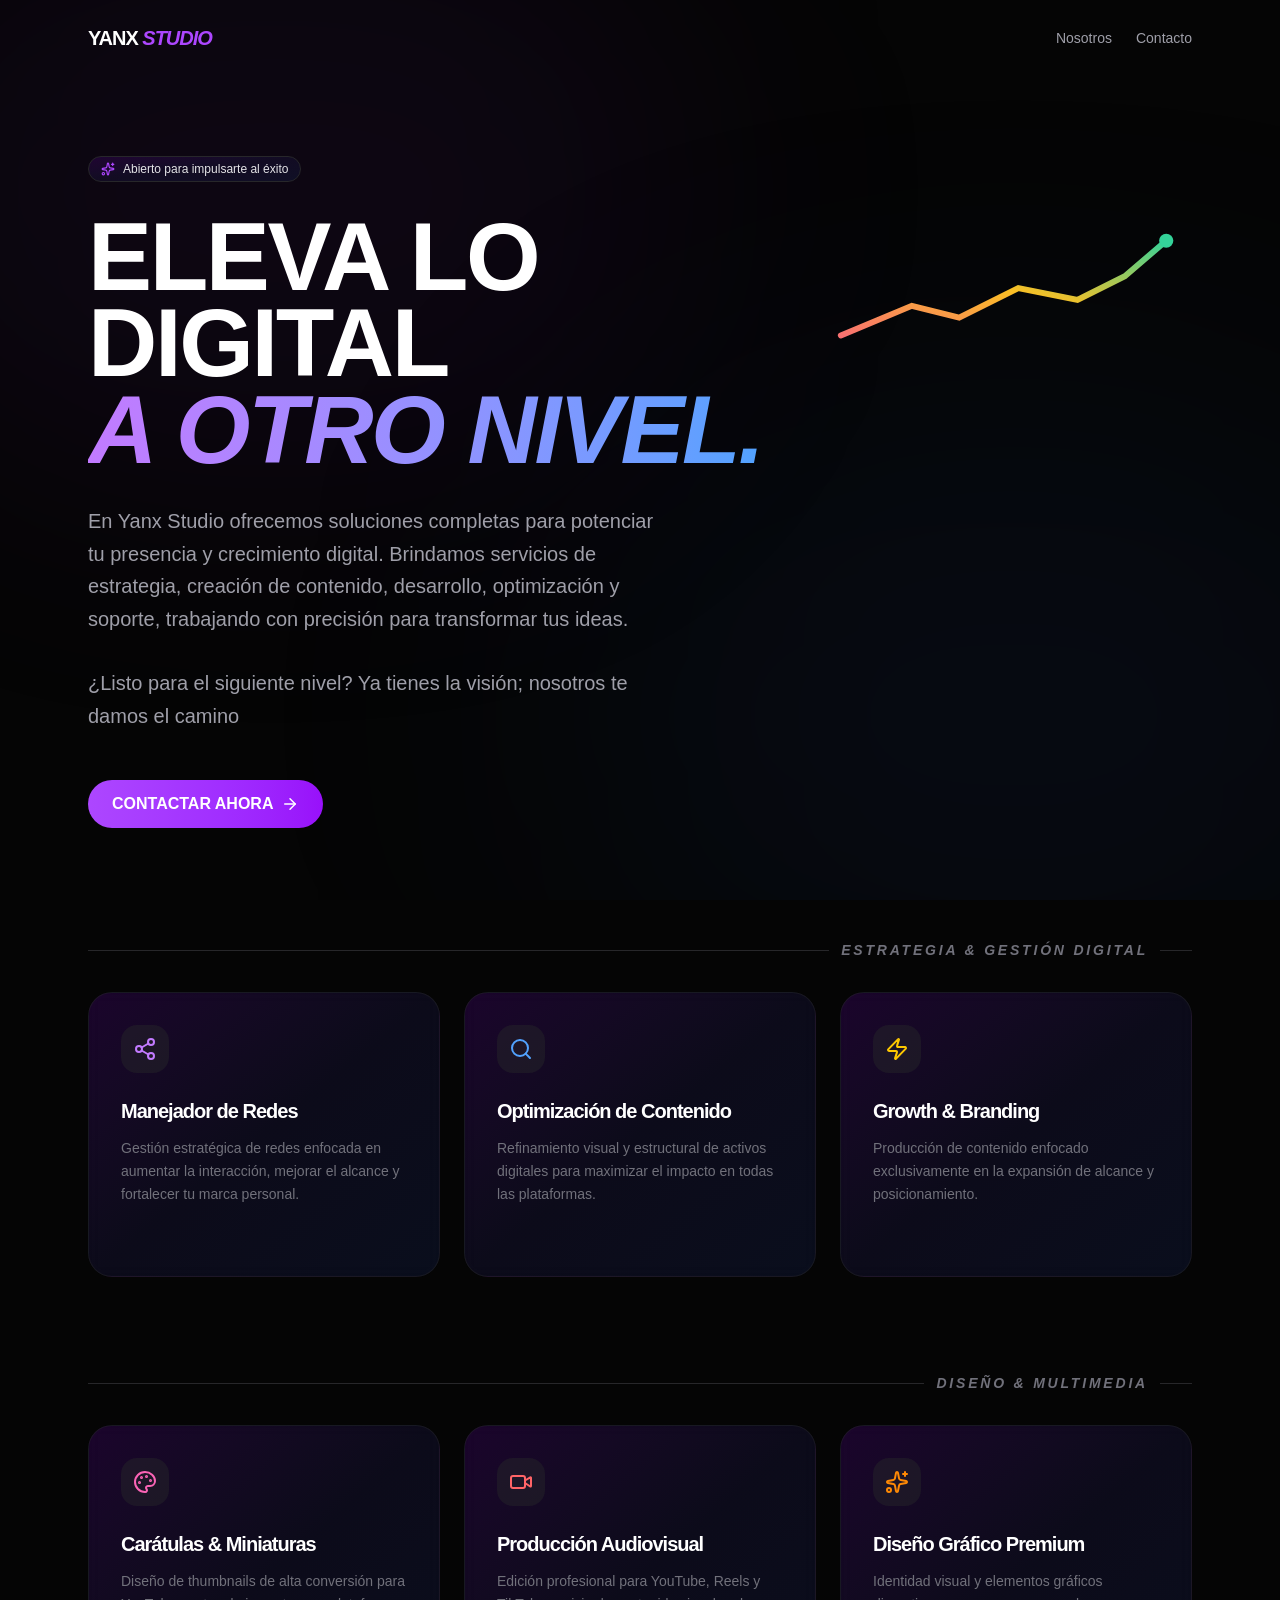
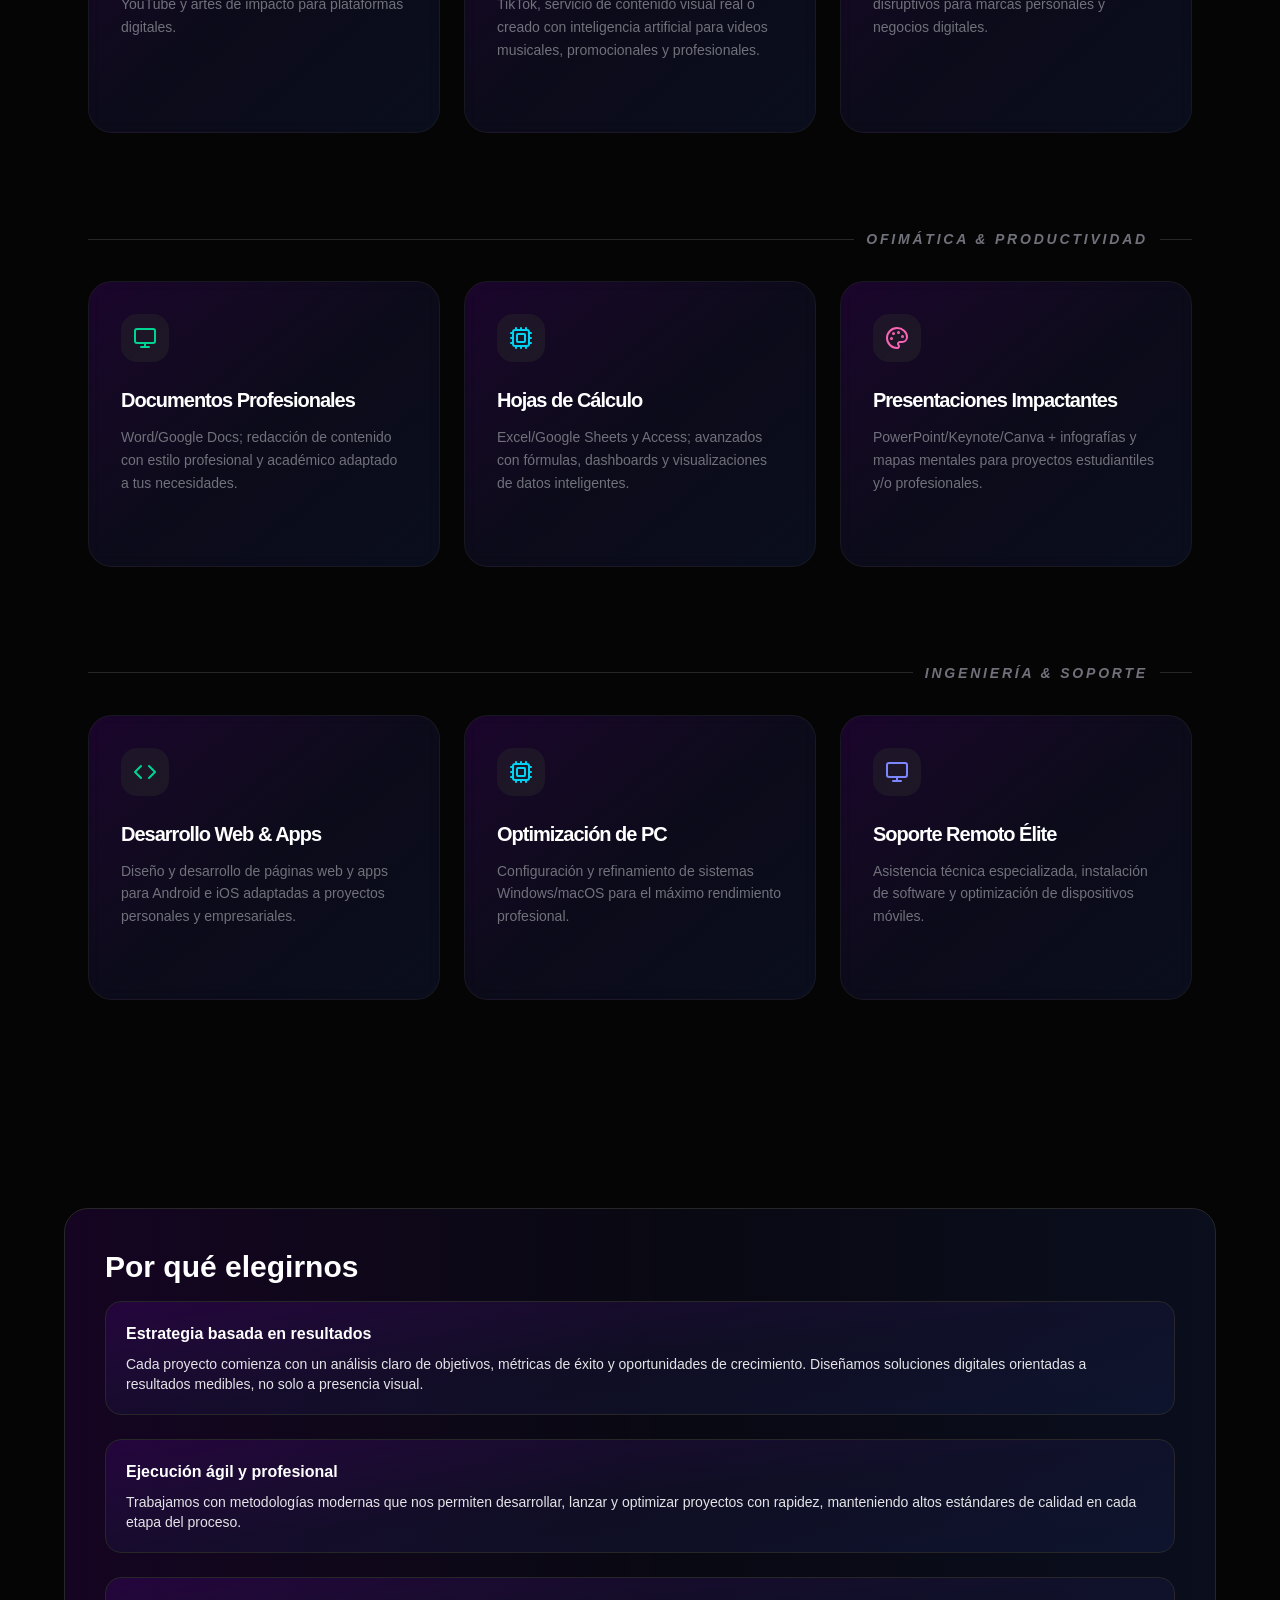
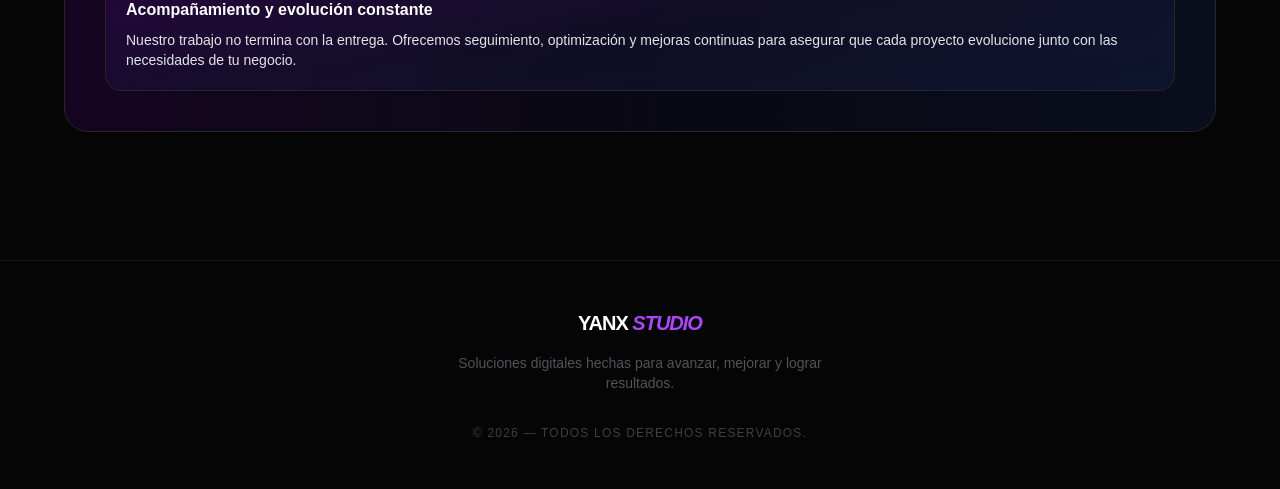
<file: index.html>
<!DOCTYPE html><html lang="es" class="geist_a71539c9-module__T19VSG__variable geist_mono_8d43a2aa-module__8Li5zG__variable h-full antialiased"><head><meta charSet="utf-8"/><meta name="viewport" content="width=device-width, initial-scale=1"/><link rel="preload" href="/_next/static/media/797e433ab948586e-s.p.0.q-h669a_dqa.woff2" as="font" crossorigin="" type="font/woff2"/><link rel="preload" href="/_next/static/media/caa3a2e1cccd8315-s.p.16t1db8_9y2o~.woff2" as="font" crossorigin="" type="font/woff2"/><link rel="stylesheet" href="/_next/static/chunks/0q7d7hii_2qwn.css" data-precedence="next"/><link rel="preload" as="script" fetchPriority="low" href="/_next/static/chunks/15xrurgzs99gv.js"/><script src="/_next/static/chunks/0dgq26a5_oy.a.js" async=""></script><script src="/_next/static/chunks/00ilazh50sdzh.js" async=""></script><script src="/_next/static/chunks/0oui10gukf8nf.js" async=""></script><script src="/_next/static/chunks/turbopack-164bxdiu-kqq_.js" async=""></script><script src="/_next/static/chunks/01xlw8hd842-c.js" async=""></script><script src="/_next/static/chunks/0d3shmwh5_nmn.js" async=""></script><script src="/_next/static/chunks/0kubra8jmrqu0.js" async=""></script><script src="/_next/static/chunks/16zl.6kwfh5mo.js" async=""></script><meta name="next-size-adjust" content=""/><title>Yanx Studio</title><meta name="description" content="Yanx Studio - Servicios digitales por sesiones: estrategia, contenido, desarrollo, optimización y soporte técnico."/><link rel="shortcut icon" href="/favicon-32x32.png"/><link rel="icon" href="/favicon.ico?favicon.0x3dzn~oxb6tn.ico" sizes="256x256" type="image/x-icon"/><link rel="icon" href="/favicon-16x16.png" sizes="16x16" type="image/png"/><link rel="icon" href="/favicon-32x32.png" sizes="32x32" type="image/png"/><link rel="icon" href="/favicon-192x192.png" sizes="192x192" type="image/png"/><link rel="icon" href="/yanx.svg" sizes="any" type="image/svg+xml"/><link rel="apple-touch-icon" href="/apple-touch-icon.png"/><script src="/_next/static/chunks/03~yq9q893hmn.js" noModule=""></script></head><body class="min-h-full flex flex-col"><div hidden=""><!--$--><!--/$--></div><div class="min-h-screen bg-[#050505] text-white selection:bg-purple-500/30"><div class=""><div class="fixed inset-0 overflow-hidden pointer-events-none"><div class="absolute top-[-10%] left-[-10%] w-[60%] h-[60%] bg-purple-900/10 blur-[120px] rounded-full" style="will-change:transform"></div><div class="absolute bottom-[-10%] right-[-10%] w-[60%] h-[60%] bg-blue-900/10 blur-[120px] rounded-full" style="will-change:transform"></div></div><nav class="relative z-10 flex items-center justify-between p-6 max-w-6xl mx-auto"><div class="text-xl font-bold tracking-tighter" style="opacity:0;transform:translateX(-20px)">YANX <span class="text-purple-500 italic">STUDIO</span></div><div class="flex gap-6 text-sm font-medium text-zinc-400" style="opacity:0;transform:translateX(20px)"><a class="hover:text-white transition-colors" href="/about">Nosotros</a><button class="hover:text-white transition-colors focus:outline-none">Contacto</button></div></nav><main class="relative z-10 max-w-6xl mx-auto px-6 pt-20 pb-32"><div class="flex flex-col gap-8" style="opacity:0"><div class="inline-flex items-center gap-2 px-3 py-1 rounded-full bg-gradient-to-br from-purple-950/40 via-indigo-950/30 to-blue-950/30 border border-zinc-800 text-xs text-zinc-200 w-fit" style="opacity:0;transform:translateY(20px)"><svg xmlns="http://www.w3.org/2000/svg" width="14" height="14" viewBox="0 0 24 24" fill="none" stroke="currentColor" stroke-width="2" stroke-linecap="round" stroke-linejoin="round" class="lucide lucide-sparkles text-purple-500" aria-hidden="true"><path d="M11.017 2.814a1 1 0 0 1 1.966 0l1.051 5.558a2 2 0 0 0 1.594 1.594l5.558 1.051a1 1 0 0 1 0 1.966l-5.558 1.051a2 2 0 0 0-1.594 1.594l-1.051 5.558a1 1 0 0 1-1.966 0l-1.051-5.558a2 2 0 0 0-1.594-1.594l-5.558-1.051a1 1 0 0 1 0-1.966l5.558-1.051a2 2 0 0 0 1.594-1.594z"></path><path d="M20 2v4"></path><path d="M22 4h-4"></path><circle cx="4" cy="20" r="2"></circle></svg><span>Abierto para impulsarte al éxito</span></div><div class="flex flex-col lg:flex-row lg:items-start lg:gap-8"><h1 class="text-6xl md:text-8xl font-black tracking-tight leading-[0.9]" style="opacity:0;transform:translateY(20px)">ELEVA LO DIGITAL <br/><span class="text-transparent bg-clip-text bg-gradient-to-r from-purple-400 to-blue-400 italic">A OTRO NIVEL.</span></h1><div class="mt-4 lg:mt-0 w-full lg:w-1/2 xl:w-2/5"><div class="h-40 w-full p-1 sm:p-2"><svg viewBox="0 0 300 120" class="h-full w-full"><defs><linearGradient id="lineGradient" x1="0%" y1="100%" x2="100%" y2="0%"><stop offset="0%" stop-color="#f87171"></stop><stop offset="50%" stop-color="#fbbf24"></stop><stop offset="100%" stop-color="#34d399"></stop></linearGradient></defs><polyline points="10,95 70,70 110,80 160,55 210,65 250,45 285,15" fill="none" stroke="url(#lineGradient)" stroke-width="5" stroke-linecap="round"></polyline><circle cx="285" cy="15" r="6" fill="#34d399"></circle></svg></div></div></div><p class="max-w-xl text-lg md:text-xl text-zinc-400 leading-relaxed font-light" style="opacity:0;transform:translateY(20px)">En Yanx Studio ofrecemos soluciones completas para potenciar tu presencia y crecimiento digital. Brindamos servicios de estrategia, creación de contenido, desarrollo, optimización y soporte, trabajando con precisión para transformar tus ideas.</p><div class="max-w-xl text-lg md:text-xl text-zinc-400 leading-relaxed font-light" style="opacity:0;transform:translateY(20px)"><span>¿Listo para el siguiente nivel? Ya tienes la visión; nosotros te damos el camino</span></div><div class="relative flex flex-wrap gap-4 pt-4" style="opacity:0;transform:translateY(20px)"><button class="group flex items-center gap-2 bg-gradient-to-r from-purple-500 to-purple-600 text-white px-6 py-3 rounded-full font-bold hover:from-purple-600 hover:to-purple-700 active:from-purple-700 active:to-purple-800 transition-all duration-200 focus:outline-none focus:ring-2 focus:ring-purple-300">CONTACTAR AHORA<svg xmlns="http://www.w3.org/2000/svg" width="18" height="18" viewBox="0 0 24 24" fill="none" stroke="currentColor" stroke-width="2" stroke-linecap="round" stroke-linejoin="round" class="lucide lucide-arrow-right group-hover:translate-x-1 transition-transform" aria-hidden="true"><path d="M5 12h14"></path><path d="m12 5 7 7-7 7"></path></svg></button></div><div class="flex flex-col gap-24 mt-20" id="services"><section class="space-y-8" style="opacity:0;transform:translateY(20px)"><div class="flex items-center gap-3"><div class="h-px flex-1 bg-zinc-800"></div><h2 class="text-sm font-bold tracking-[0.2em] text-zinc-500 uppercase italic">Estrategia &amp; Gestión Digital</h2><div class="h-px w-8 bg-zinc-800"></div></div><div class="grid grid-cols-1 md:grid-cols-2 lg:grid-cols-3 gap-6"><div role="button" tabindex="0" class="p-8 rounded-3xl bg-gradient-to-br from-purple-950/40 via-indigo-950/30 to-blue-950/30 border border-zinc-800/50 backdrop-blur-sm group hover:border-purple-500/50 transition-all hover:-translate-y-2 cursor-pointer"><div class="mb-6 bg-zinc-800/50 w-fit p-3 rounded-2xl group-hover:bg-zinc-800 transition-colors"><svg xmlns="http://www.w3.org/2000/svg" width="24" height="24" viewBox="0 0 24 24" fill="none" stroke="currentColor" stroke-width="2" stroke-linecap="round" stroke-linejoin="round" class="lucide lucide-share2 lucide-share-2 text-purple-400" aria-hidden="true"><circle cx="18" cy="5" r="3"></circle><circle cx="6" cy="12" r="3"></circle><circle cx="18" cy="19" r="3"></circle><line x1="8.59" x2="15.42" y1="13.51" y2="17.49"></line><line x1="15.41" x2="8.59" y1="6.51" y2="10.49"></line></svg></div><h3 class="text-xl font-bold mb-3 tracking-tighter">Manejador de Redes</h3><p class="text-zinc-500 text-sm leading-relaxed font-light">Gestión estratégica de redes enfocada en aumentar la interacción, mejorar el alcance y fortalecer tu marca personal.</p><div class="mt-6 flex items-center text-[10px] font-black tracking-[0.2em] text-purple-400 uppercase opacity-0 group-hover:opacity-100 transition-opacity"><span>SOLICITAR</span><svg xmlns="http://www.w3.org/2000/svg" width="10" height="10" viewBox="0 0 24 24" fill="none" stroke="currentColor" stroke-width="2" stroke-linecap="round" stroke-linejoin="round" class="lucide lucide-arrow-right ml-2" aria-hidden="true"><path d="M5 12h14"></path><path d="m12 5 7 7-7 7"></path></svg></div></div><div role="button" tabindex="0" class="p-8 rounded-3xl bg-gradient-to-br from-purple-950/40 via-indigo-950/30 to-blue-950/30 border border-zinc-800/50 backdrop-blur-sm group hover:border-purple-500/50 transition-all hover:-translate-y-2 cursor-pointer"><div class="mb-6 bg-zinc-800/50 w-fit p-3 rounded-2xl group-hover:bg-zinc-800 transition-colors"><svg xmlns="http://www.w3.org/2000/svg" width="24" height="24" viewBox="0 0 24 24" fill="none" stroke="currentColor" stroke-width="2" stroke-linecap="round" stroke-linejoin="round" class="lucide lucide-search text-blue-400" aria-hidden="true"><path d="m21 21-4.34-4.34"></path><circle cx="11" cy="11" r="8"></circle></svg></div><h3 class="text-xl font-bold mb-3 tracking-tighter">Optimización de Contenido</h3><p class="text-zinc-500 text-sm leading-relaxed font-light">Refinamiento visual y estructural de activos digitales para maximizar el impacto en todas las plataformas.</p><div class="mt-6 flex items-center text-[10px] font-black tracking-[0.2em] text-purple-400 uppercase opacity-0 group-hover:opacity-100 transition-opacity"><span>SOLICITAR</span><svg xmlns="http://www.w3.org/2000/svg" width="10" height="10" viewBox="0 0 24 24" fill="none" stroke="currentColor" stroke-width="2" stroke-linecap="round" stroke-linejoin="round" class="lucide lucide-arrow-right ml-2" aria-hidden="true"><path d="M5 12h14"></path><path d="m12 5 7 7-7 7"></path></svg></div></div><div role="button" tabindex="0" class="p-8 rounded-3xl bg-gradient-to-br from-purple-950/40 via-indigo-950/30 to-blue-950/30 border border-zinc-800/50 backdrop-blur-sm group hover:border-purple-500/50 transition-all hover:-translate-y-2 cursor-pointer"><div class="mb-6 bg-zinc-800/50 w-fit p-3 rounded-2xl group-hover:bg-zinc-800 transition-colors"><svg xmlns="http://www.w3.org/2000/svg" width="24" height="24" viewBox="0 0 24 24" fill="none" stroke="currentColor" stroke-width="2" stroke-linecap="round" stroke-linejoin="round" class="lucide lucide-zap text-yellow-400" aria-hidden="true"><path d="M4 14a1 1 0 0 1-.78-1.63l9.9-10.2a.5.5 0 0 1 .86.46l-1.92 6.02A1 1 0 0 0 13 10h7a1 1 0 0 1 .78 1.63l-9.9 10.2a.5.5 0 0 1-.86-.46l1.92-6.02A1 1 0 0 0 11 14z"></path></svg></div><h3 class="text-xl font-bold mb-3 tracking-tighter">Growth &amp; Branding</h3><p class="text-zinc-500 text-sm leading-relaxed font-light">Producción de contenido enfocado exclusivamente en la expansión de alcance y posicionamiento.</p><div class="mt-6 flex items-center text-[10px] font-black tracking-[0.2em] text-purple-400 uppercase opacity-0 group-hover:opacity-100 transition-opacity"><span>SOLICITAR</span><svg xmlns="http://www.w3.org/2000/svg" width="10" height="10" viewBox="0 0 24 24" fill="none" stroke="currentColor" stroke-width="2" stroke-linecap="round" stroke-linejoin="round" class="lucide lucide-arrow-right ml-2" aria-hidden="true"><path d="M5 12h14"></path><path d="m12 5 7 7-7 7"></path></svg></div></div></div></section><section class="space-y-8" style="opacity:0;transform:translateY(20px)"><div class="flex items-center gap-3"><div class="h-px flex-1 bg-zinc-800"></div><h2 class="text-sm font-bold tracking-[0.2em] text-zinc-500 uppercase italic">Diseño &amp; Multimedia</h2><div class="h-px w-8 bg-zinc-800"></div></div><div class="grid grid-cols-1 md:grid-cols-2 lg:grid-cols-3 gap-6"><div role="button" tabindex="0" class="p-8 rounded-3xl bg-gradient-to-br from-purple-950/40 via-indigo-950/30 to-blue-950/30 border border-zinc-800/50 backdrop-blur-sm group hover:border-purple-500/50 transition-all hover:-translate-y-2 cursor-pointer"><div class="mb-6 bg-zinc-800/50 w-fit p-3 rounded-2xl group-hover:bg-zinc-800 transition-colors"><svg xmlns="http://www.w3.org/2000/svg" width="24" height="24" viewBox="0 0 24 24" fill="none" stroke="currentColor" stroke-width="2" stroke-linecap="round" stroke-linejoin="round" class="lucide lucide-palette text-pink-400" aria-hidden="true"><path d="M12 22a1 1 0 0 1 0-20 10 9 0 0 1 10 9 5 5 0 0 1-5 5h-2.25a1.75 1.75 0 0 0-1.4 2.8l.3.4a1.75 1.75 0 0 1-1.4 2.8z"></path><circle cx="13.5" cy="6.5" r=".5" fill="currentColor"></circle><circle cx="17.5" cy="10.5" r=".5" fill="currentColor"></circle><circle cx="6.5" cy="12.5" r=".5" fill="currentColor"></circle><circle cx="8.5" cy="7.5" r=".5" fill="currentColor"></circle></svg></div><h3 class="text-xl font-bold mb-3 tracking-tighter">Carátulas &amp; Miniaturas</h3><p class="text-zinc-500 text-sm leading-relaxed font-light">Diseño de thumbnails de alta conversión para YouTube y artes de impacto para plataformas digitales.</p><div class="mt-6 flex items-center text-[10px] font-black tracking-[0.2em] text-purple-400 uppercase opacity-0 group-hover:opacity-100 transition-opacity"><span>SOLICITAR</span><svg xmlns="http://www.w3.org/2000/svg" width="10" height="10" viewBox="0 0 24 24" fill="none" stroke="currentColor" stroke-width="2" stroke-linecap="round" stroke-linejoin="round" class="lucide lucide-arrow-right ml-2" aria-hidden="true"><path d="M5 12h14"></path><path d="m12 5 7 7-7 7"></path></svg></div></div><div role="button" tabindex="0" class="p-8 rounded-3xl bg-gradient-to-br from-purple-950/40 via-indigo-950/30 to-blue-950/30 border border-zinc-800/50 backdrop-blur-sm group hover:border-purple-500/50 transition-all hover:-translate-y-2 cursor-pointer"><div class="mb-6 bg-zinc-800/50 w-fit p-3 rounded-2xl group-hover:bg-zinc-800 transition-colors"><svg xmlns="http://www.w3.org/2000/svg" width="24" height="24" viewBox="0 0 24 24" fill="none" stroke="currentColor" stroke-width="2" stroke-linecap="round" stroke-linejoin="round" class="lucide lucide-video text-red-400" aria-hidden="true"><path d="m16 13 5.223 3.482a.5.5 0 0 0 .777-.416V7.87a.5.5 0 0 0-.752-.432L16 10.5"></path><rect x="2" y="6" width="14" height="12" rx="2"></rect></svg></div><h3 class="text-xl font-bold mb-3 tracking-tighter">Producción Audiovisual</h3><p class="text-zinc-500 text-sm leading-relaxed font-light">Edición profesional para YouTube, Reels y TikTok, servicio de contenido visual real o creado con inteligencia artificial para videos musicales, promocionales y profesionales.</p><div class="mt-6 flex items-center text-[10px] font-black tracking-[0.2em] text-purple-400 uppercase opacity-0 group-hover:opacity-100 transition-opacity"><span>SOLICITAR</span><svg xmlns="http://www.w3.org/2000/svg" width="10" height="10" viewBox="0 0 24 24" fill="none" stroke="currentColor" stroke-width="2" stroke-linecap="round" stroke-linejoin="round" class="lucide lucide-arrow-right ml-2" aria-hidden="true"><path d="M5 12h14"></path><path d="m12 5 7 7-7 7"></path></svg></div></div><div role="button" tabindex="0" class="p-8 rounded-3xl bg-gradient-to-br from-purple-950/40 via-indigo-950/30 to-blue-950/30 border border-zinc-800/50 backdrop-blur-sm group hover:border-purple-500/50 transition-all hover:-translate-y-2 cursor-pointer"><div class="mb-6 bg-zinc-800/50 w-fit p-3 rounded-2xl group-hover:bg-zinc-800 transition-colors"><svg xmlns="http://www.w3.org/2000/svg" width="24" height="24" viewBox="0 0 24 24" fill="none" stroke="currentColor" stroke-width="2" stroke-linecap="round" stroke-linejoin="round" class="lucide lucide-sparkles text-orange-400" aria-hidden="true"><path d="M11.017 2.814a1 1 0 0 1 1.966 0l1.051 5.558a2 2 0 0 0 1.594 1.594l5.558 1.051a1 1 0 0 1 0 1.966l-5.558 1.051a2 2 0 0 0-1.594 1.594l-1.051 5.558a1 1 0 0 1-1.966 0l-1.051-5.558a2 2 0 0 0-1.594-1.594l-5.558-1.051a1 1 0 0 1 0-1.966l5.558-1.051a2 2 0 0 0 1.594-1.594z"></path><path d="M20 2v4"></path><path d="M22 4h-4"></path><circle cx="4" cy="20" r="2"></circle></svg></div><h3 class="text-xl font-bold mb-3 tracking-tighter">Diseño Gráfico Premium</h3><p class="text-zinc-500 text-sm leading-relaxed font-light">Identidad visual y elementos gráficos disruptivos para marcas personales y negocios digitales.</p><div class="mt-6 flex items-center text-[10px] font-black tracking-[0.2em] text-purple-400 uppercase opacity-0 group-hover:opacity-100 transition-opacity"><span>SOLICITAR</span><svg xmlns="http://www.w3.org/2000/svg" width="10" height="10" viewBox="0 0 24 24" fill="none" stroke="currentColor" stroke-width="2" stroke-linecap="round" stroke-linejoin="round" class="lucide lucide-arrow-right ml-2" aria-hidden="true"><path d="M5 12h14"></path><path d="m12 5 7 7-7 7"></path></svg></div></div></div></section><section class="space-y-8" style="opacity:0;transform:translateY(20px)"><div class="flex items-center gap-3"><div class="h-px flex-1 bg-zinc-800"></div><h2 class="text-sm font-bold tracking-[0.2em] text-zinc-500 uppercase italic">Ofimática &amp; Productividad</h2><div class="h-px w-8 bg-zinc-800"></div></div><div class="grid grid-cols-1 md:grid-cols-2 lg:grid-cols-3 gap-6"><div role="button" tabindex="0" class="p-8 rounded-3xl bg-gradient-to-br from-purple-950/40 via-indigo-950/30 to-blue-950/30 border border-zinc-800/50 backdrop-blur-sm group hover:border-purple-500/50 transition-all hover:-translate-y-2 cursor-pointer"><div class="mb-6 bg-zinc-800/50 w-fit p-3 rounded-2xl group-hover:bg-zinc-800 transition-colors"><svg xmlns="http://www.w3.org/2000/svg" width="24" height="24" viewBox="0 0 24 24" fill="none" stroke="currentColor" stroke-width="2" stroke-linecap="round" stroke-linejoin="round" class="lucide lucide-monitor text-emerald-400" aria-hidden="true"><rect width="20" height="14" x="2" y="3" rx="2"></rect><line x1="8" x2="16" y1="21" y2="21"></line><line x1="12" x2="12" y1="17" y2="21"></line></svg></div><h3 class="text-xl font-bold mb-3 tracking-tighter">Documentos Profesionales</h3><p class="text-zinc-500 text-sm leading-relaxed font-light">Word/Google Docs; redacción de contenido con estilo profesional y académico adaptado a tus necesidades.</p><div class="mt-6 flex items-center text-[10px] font-black tracking-[0.2em] text-purple-400 uppercase opacity-0 group-hover:opacity-100 transition-opacity"><span>SOLICITAR</span><svg xmlns="http://www.w3.org/2000/svg" width="10" height="10" viewBox="0 0 24 24" fill="none" stroke="currentColor" stroke-width="2" stroke-linecap="round" stroke-linejoin="round" class="lucide lucide-arrow-right ml-2" aria-hidden="true"><path d="M5 12h14"></path><path d="m12 5 7 7-7 7"></path></svg></div></div><div role="button" tabindex="0" class="p-8 rounded-3xl bg-gradient-to-br from-purple-950/40 via-indigo-950/30 to-blue-950/30 border border-zinc-800/50 backdrop-blur-sm group hover:border-purple-500/50 transition-all hover:-translate-y-2 cursor-pointer"><div class="mb-6 bg-zinc-800/50 w-fit p-3 rounded-2xl group-hover:bg-zinc-800 transition-colors"><svg xmlns="http://www.w3.org/2000/svg" width="24" height="24" viewBox="0 0 24 24" fill="none" stroke="currentColor" stroke-width="2" stroke-linecap="round" stroke-linejoin="round" class="lucide lucide-cpu text-cyan-400" aria-hidden="true"><path d="M12 20v2"></path><path d="M12 2v2"></path><path d="M17 20v2"></path><path d="M17 2v2"></path><path d="M2 12h2"></path><path d="M2 17h2"></path><path d="M2 7h2"></path><path d="M20 12h2"></path><path d="M20 17h2"></path><path d="M20 7h2"></path><path d="M7 20v2"></path><path d="M7 2v2"></path><rect x="4" y="4" width="16" height="16" rx="2"></rect><rect x="8" y="8" width="8" height="8" rx="1"></rect></svg></div><h3 class="text-xl font-bold mb-3 tracking-tighter">Hojas de Cálculo</h3><p class="text-zinc-500 text-sm leading-relaxed font-light">Excel/Google Sheets y Access; avanzados con fórmulas, dashboards y visualizaciones de datos inteligentes.</p><div class="mt-6 flex items-center text-[10px] font-black tracking-[0.2em] text-purple-400 uppercase opacity-0 group-hover:opacity-100 transition-opacity"><span>SOLICITAR</span><svg xmlns="http://www.w3.org/2000/svg" width="10" height="10" viewBox="0 0 24 24" fill="none" stroke="currentColor" stroke-width="2" stroke-linecap="round" stroke-linejoin="round" class="lucide lucide-arrow-right ml-2" aria-hidden="true"><path d="M5 12h14"></path><path d="m12 5 7 7-7 7"></path></svg></div></div><div role="button" tabindex="0" class="p-8 rounded-3xl bg-gradient-to-br from-purple-950/40 via-indigo-950/30 to-blue-950/30 border border-zinc-800/50 backdrop-blur-sm group hover:border-purple-500/50 transition-all hover:-translate-y-2 cursor-pointer"><div class="mb-6 bg-zinc-800/50 w-fit p-3 rounded-2xl group-hover:bg-zinc-800 transition-colors"><svg xmlns="http://www.w3.org/2000/svg" width="24" height="24" viewBox="0 0 24 24" fill="none" stroke="currentColor" stroke-width="2" stroke-linecap="round" stroke-linejoin="round" class="lucide lucide-palette text-pink-400" aria-hidden="true"><path d="M12 22a1 1 0 0 1 0-20 10 9 0 0 1 10 9 5 5 0 0 1-5 5h-2.25a1.75 1.75 0 0 0-1.4 2.8l.3.4a1.75 1.75 0 0 1-1.4 2.8z"></path><circle cx="13.5" cy="6.5" r=".5" fill="currentColor"></circle><circle cx="17.5" cy="10.5" r=".5" fill="currentColor"></circle><circle cx="6.5" cy="12.5" r=".5" fill="currentColor"></circle><circle cx="8.5" cy="7.5" r=".5" fill="currentColor"></circle></svg></div><h3 class="text-xl font-bold mb-3 tracking-tighter">Presentaciones Impactantes</h3><p class="text-zinc-500 text-sm leading-relaxed font-light">PowerPoint/Keynote/Canva + infografías y mapas mentales para proyectos estudiantiles y/o profesionales.</p><div class="mt-6 flex items-center text-[10px] font-black tracking-[0.2em] text-purple-400 uppercase opacity-0 group-hover:opacity-100 transition-opacity"><span>SOLICITAR</span><svg xmlns="http://www.w3.org/2000/svg" width="10" height="10" viewBox="0 0 24 24" fill="none" stroke="currentColor" stroke-width="2" stroke-linecap="round" stroke-linejoin="round" class="lucide lucide-arrow-right ml-2" aria-hidden="true"><path d="M5 12h14"></path><path d="m12 5 7 7-7 7"></path></svg></div></div></div></section><section class="space-y-8" style="opacity:0;transform:translateY(20px)"><div class="flex items-center gap-3"><div class="h-px flex-1 bg-zinc-800"></div><h2 class="text-sm font-bold tracking-[0.2em] text-zinc-500 uppercase italic">Ingeniería &amp; Soporte</h2><div class="h-px w-8 bg-zinc-800"></div></div><div class="grid grid-cols-1 md:grid-cols-2 lg:grid-cols-3 gap-6"><div role="button" tabindex="0" class="p-8 rounded-3xl bg-gradient-to-br from-purple-950/40 via-indigo-950/30 to-blue-950/30 border border-zinc-800/50 backdrop-blur-sm group hover:border-purple-500/50 transition-all hover:-translate-y-2 cursor-pointer"><div class="mb-6 bg-zinc-800/50 w-fit p-3 rounded-2xl group-hover:bg-zinc-800 transition-colors"><svg xmlns="http://www.w3.org/2000/svg" width="24" height="24" viewBox="0 0 24 24" fill="none" stroke="currentColor" stroke-width="2" stroke-linecap="round" stroke-linejoin="round" class="lucide lucide-code text-emerald-400" aria-hidden="true"><path d="m16 18 6-6-6-6"></path><path d="m8 6-6 6 6 6"></path></svg></div><h3 class="text-xl font-bold mb-3 tracking-tighter">Desarrollo Web &amp; Apps</h3><p class="text-zinc-500 text-sm leading-relaxed font-light">Diseño y desarrollo de páginas web y apps para Android e iOS adaptadas a proyectos personales y empresariales.</p><div class="mt-6 flex items-center text-[10px] font-black tracking-[0.2em] text-purple-400 uppercase opacity-0 group-hover:opacity-100 transition-opacity"><span>SOLICITAR</span><svg xmlns="http://www.w3.org/2000/svg" width="10" height="10" viewBox="0 0 24 24" fill="none" stroke="currentColor" stroke-width="2" stroke-linecap="round" stroke-linejoin="round" class="lucide lucide-arrow-right ml-2" aria-hidden="true"><path d="M5 12h14"></path><path d="m12 5 7 7-7 7"></path></svg></div></div><div role="button" tabindex="0" class="p-8 rounded-3xl bg-gradient-to-br from-purple-950/40 via-indigo-950/30 to-blue-950/30 border border-zinc-800/50 backdrop-blur-sm group hover:border-purple-500/50 transition-all hover:-translate-y-2 cursor-pointer"><div class="mb-6 bg-zinc-800/50 w-fit p-3 rounded-2xl group-hover:bg-zinc-800 transition-colors"><svg xmlns="http://www.w3.org/2000/svg" width="24" height="24" viewBox="0 0 24 24" fill="none" stroke="currentColor" stroke-width="2" stroke-linecap="round" stroke-linejoin="round" class="lucide lucide-cpu text-cyan-400" aria-hidden="true"><path d="M12 20v2"></path><path d="M12 2v2"></path><path d="M17 20v2"></path><path d="M17 2v2"></path><path d="M2 12h2"></path><path d="M2 17h2"></path><path d="M2 7h2"></path><path d="M20 12h2"></path><path d="M20 17h2"></path><path d="M20 7h2"></path><path d="M7 20v2"></path><path d="M7 2v2"></path><rect x="4" y="4" width="16" height="16" rx="2"></rect><rect x="8" y="8" width="8" height="8" rx="1"></rect></svg></div><h3 class="text-xl font-bold mb-3 tracking-tighter">Optimización de PC</h3><p class="text-zinc-500 text-sm leading-relaxed font-light">Configuración y refinamiento de sistemas Windows/macOS para el máximo rendimiento profesional.</p><div class="mt-6 flex items-center text-[10px] font-black tracking-[0.2em] text-purple-400 uppercase opacity-0 group-hover:opacity-100 transition-opacity"><span>SOLICITAR</span><svg xmlns="http://www.w3.org/2000/svg" width="10" height="10" viewBox="0 0 24 24" fill="none" stroke="currentColor" stroke-width="2" stroke-linecap="round" stroke-linejoin="round" class="lucide lucide-arrow-right ml-2" aria-hidden="true"><path d="M5 12h14"></path><path d="m12 5 7 7-7 7"></path></svg></div></div><div role="button" tabindex="0" class="p-8 rounded-3xl bg-gradient-to-br from-purple-950/40 via-indigo-950/30 to-blue-950/30 border border-zinc-800/50 backdrop-blur-sm group hover:border-purple-500/50 transition-all hover:-translate-y-2 cursor-pointer"><div class="mb-6 bg-zinc-800/50 w-fit p-3 rounded-2xl group-hover:bg-zinc-800 transition-colors"><svg xmlns="http://www.w3.org/2000/svg" width="24" height="24" viewBox="0 0 24 24" fill="none" stroke="currentColor" stroke-width="2" stroke-linecap="round" stroke-linejoin="round" class="lucide lucide-monitor text-indigo-400" aria-hidden="true"><rect width="20" height="14" x="2" y="3" rx="2"></rect><line x1="8" x2="16" y1="21" y2="21"></line><line x1="12" x2="12" y1="17" y2="21"></line></svg></div><h3 class="text-xl font-bold mb-3 tracking-tighter">Soporte Remoto Élite</h3><p class="text-zinc-500 text-sm leading-relaxed font-light">Asistencia técnica especializada, instalación de software y optimización de dispositivos móviles.</p><div class="mt-6 flex items-center text-[10px] font-black tracking-[0.2em] text-purple-400 uppercase opacity-0 group-hover:opacity-100 transition-opacity"><span>SOLICITAR</span><svg xmlns="http://www.w3.org/2000/svg" width="10" height="10" viewBox="0 0 24 24" fill="none" stroke="currentColor" stroke-width="2" stroke-linecap="round" stroke-linejoin="round" class="lucide lucide-arrow-right ml-2" aria-hidden="true"><path d="M5 12h14"></path><path d="m12 5 7 7-7 7"></path></svg></div></div></div></section></div></div></main><section class="relative z-10 mt-20 bg-gradient-to-r from-purple-950/30 via-indigo-950/20 to-blue-950/30 border border-zinc-800 rounded-3xl p-10 max-w-6xl mx-auto"><h2 class="text-3xl font-black mb-4 text-white">Por qué elegirnos</h2><div class="space-y-6 text-zinc-200"><div class="rounded-2xl bg-gradient-to-br from-purple-950/40 via-indigo-950/30 to-blue-950/30 p-5 border border-zinc-800"><h3 class="font-bold text-white mb-2">Estrategia basada en resultados</h3><p class="text-sm">Cada proyecto comienza con un análisis claro de objetivos, métricas de éxito y oportunidades de crecimiento. Diseñamos soluciones digitales orientadas a resultados medibles, no solo a presencia visual.</p></div><div class="rounded-2xl bg-gradient-to-br from-purple-950/40 via-indigo-950/30 to-blue-950/30 p-5 border border-zinc-800"><h3 class="font-bold text-white mb-2">Ejecución ágil y profesional</h3><p class="text-sm">Trabajamos con metodologías modernas que nos permiten desarrollar, lanzar y optimizar proyectos con rapidez, manteniendo altos estándares de calidad en cada etapa del proceso.</p></div><div class="rounded-2xl bg-gradient-to-br from-purple-950/40 via-indigo-950/30 to-blue-950/30 p-5 border border-zinc-800"><h3 class="font-bold text-white mb-2">Acompañamiento y evolución constante</h3><p class="text-sm">Nuestro trabajo no termina con la entrega. Ofrecemos seguimiento, optimización y mejoras continuas para asegurar que cada proyecto evolucione junto con las necesidades de tu negocio.</p></div></div></section><footer class="relative z-10 border-t border-zinc-900 mt-32 p-12 text-center"><div class="text-xl font-bold tracking-tighter mb-4">YANX <span class="text-purple-500 italic">STUDIO</span></div><p class="text-zinc-600 text-sm max-w-sm mx-auto mb-8 font-light">Soluciones digitales hechas para avanzar, mejorar y lograr resultados.</p><div class="text-zinc-700 text-xs uppercase tracking-widest">© <!-- -->2026<!-- --> — Todos los derechos reservados.</div></footer></div></div><!--$--><!--/$--><script src="/_next/static/chunks/15xrurgzs99gv.js" id="_R_" async=""></script><script>(self.__next_f=self.__next_f||[]).push([0])</script><script>self.__next_f.push([1,"1:\"$Sreact.fragment\"\n2:I[39756,[\"/_next/static/chunks/01xlw8hd842-c.js\",\"/_next/static/chunks/0d3shmwh5_nmn.js\"],\"default\"]\n3:I[37457,[\"/_next/static/chunks/01xlw8hd842-c.js\",\"/_next/static/chunks/0d3shmwh5_nmn.js\"],\"default\"]\n4:I[47257,[\"/_next/static/chunks/01xlw8hd842-c.js\",\"/_next/static/chunks/0d3shmwh5_nmn.js\"],\"ClientPageRoot\"]\n5:I[52683,[\"/_next/static/chunks/01xlw8hd842-c.js\",\"/_next/static/chunks/0d3shmwh5_nmn.js\",\"/_next/static/chunks/0kubra8jmrqu0.js\",\"/_next/static/chunks/16zl.6kwfh5mo.js\"],\"default\"]\n8:I[97367,[\"/_next/static/chunks/01xlw8hd842-c.js\",\"/_next/static/chunks/0d3shmwh5_nmn.js\"],\"OutletBoundary\"]\n9:\"$Sreact.suspense\"\nb:I[97367,[\"/_next/static/chunks/01xlw8hd842-c.js\",\"/_next/static/chunks/0d3shmwh5_nmn.js\"],\"ViewportBoundary\"]\nd:I[97367,[\"/_next/static/chunks/01xlw8hd842-c.js\",\"/_next/static/chunks/0d3shmwh5_nmn.js\"],\"MetadataBoundary\"]\nf:I[68027,[\"/_next/static/chunks/01xlw8hd842-c.js\",\"/_next/static/chunks/0d3shmwh5_nmn.js\"],\"default\",1]\n:HL[\"/_next/static/chunks/0q7d7hii_2qwn.css\",\"style\"]\n:HL[\"/_next/static/media/797e433ab948586e-s.p.0.q-h669a_dqa.woff2\",\"font\",{\"crossOrigin\":\"\",\"type\":\"font/woff2\"}]\n:HL[\"/_next/static/media/caa3a2e1cccd8315-s.p.16t1db8_9y2o~.woff2\",\"font\",{\"crossOrigin\":\"\",\"type\":\"font/woff2\"}]\n"])</script><script>self.__next_f.push([1,"0:{\"P\":null,\"c\":[\"\",\"\"],\"q\":\"\",\"i\":false,\"f\":[[[\"\",{\"children\":[\"__PAGE__\",{}]},\"$undefined\",\"$undefined\",16],[[\"$\",\"$1\",\"c\",{\"children\":[[[\"$\",\"link\",\"0\",{\"rel\":\"stylesheet\",\"href\":\"/_next/static/chunks/0q7d7hii_2qwn.css\",\"precedence\":\"next\",\"crossOrigin\":\"$undefined\",\"nonce\":\"$undefined\"}],[\"$\",\"script\",\"script-0\",{\"src\":\"/_next/static/chunks/01xlw8hd842-c.js\",\"async\":true,\"nonce\":\"$undefined\"}],[\"$\",\"script\",\"script-1\",{\"src\":\"/_next/static/chunks/0d3shmwh5_nmn.js\",\"async\":true,\"nonce\":\"$undefined\"}]],[\"$\",\"html\",null,{\"lang\":\"es\",\"className\":\"geist_a71539c9-module__T19VSG__variable geist_mono_8d43a2aa-module__8Li5zG__variable h-full antialiased\",\"children\":[\"$\",\"body\",null,{\"className\":\"min-h-full flex flex-col\",\"children\":[\"$\",\"$L2\",null,{\"parallelRouterKey\":\"children\",\"error\":\"$undefined\",\"errorStyles\":\"$undefined\",\"errorScripts\":\"$undefined\",\"template\":[\"$\",\"$L3\",null,{}],\"templateStyles\":\"$undefined\",\"templateScripts\":\"$undefined\",\"notFound\":[[[\"$\",\"title\",null,{\"children\":\"404: This page could not be found.\"}],[\"$\",\"div\",null,{\"style\":{\"fontFamily\":\"system-ui,\\\"Segoe UI\\\",Roboto,Helvetica,Arial,sans-serif,\\\"Apple Color Emoji\\\",\\\"Segoe UI Emoji\\\"\",\"height\":\"100vh\",\"textAlign\":\"center\",\"display\":\"flex\",\"flexDirection\":\"column\",\"alignItems\":\"center\",\"justifyContent\":\"center\"},\"children\":[\"$\",\"div\",null,{\"children\":[[\"$\",\"style\",null,{\"dangerouslySetInnerHTML\":{\"__html\":\"body{color:#000;background:#fff;margin:0}.next-error-h1{border-right:1px solid rgba(0,0,0,.3)}@media (prefers-color-scheme:dark){body{color:#fff;background:#000}.next-error-h1{border-right:1px solid rgba(255,255,255,.3)}}\"}}],[\"$\",\"h1\",null,{\"className\":\"next-error-h1\",\"style\":{\"display\":\"inline-block\",\"margin\":\"0 20px 0 0\",\"padding\":\"0 23px 0 0\",\"fontSize\":24,\"fontWeight\":500,\"verticalAlign\":\"top\",\"lineHeight\":\"49px\"},\"children\":404}],[\"$\",\"div\",null,{\"style\":{\"display\":\"inline-block\"},\"children\":[\"$\",\"h2\",null,{\"style\":{\"fontSize\":14,\"fontWeight\":400,\"lineHeight\":\"49px\",\"margin\":0},\"children\":\"This page could not be found.\"}]}]]}]}]],[]],\"forbidden\":\"$undefined\",\"unauthorized\":\"$undefined\"}]}]}]]}],{\"children\":[[\"$\",\"$1\",\"c\",{\"children\":[[\"$\",\"$L4\",null,{\"Component\":\"$5\",\"serverProvidedParams\":{\"searchParams\":{},\"params\":{},\"promises\":[\"$@6\",\"$@7\"]}}],[[\"$\",\"script\",\"script-0\",{\"src\":\"/_next/static/chunks/0kubra8jmrqu0.js\",\"async\":true,\"nonce\":\"$undefined\"}],[\"$\",\"script\",\"script-1\",{\"src\":\"/_next/static/chunks/16zl.6kwfh5mo.js\",\"async\":true,\"nonce\":\"$undefined\"}]],[\"$\",\"$L8\",null,{\"children\":[\"$\",\"$9\",null,{\"name\":\"Next.MetadataOutlet\",\"children\":\"$@a\"}]}]]}],{},null,false,null]},null,false,null],[\"$\",\"$1\",\"h\",{\"children\":[null,[\"$\",\"$Lb\",null,{\"children\":\"$Lc\"}],[\"$\",\"div\",null,{\"hidden\":true,\"children\":[\"$\",\"$Ld\",null,{\"children\":[\"$\",\"$9\",null,{\"name\":\"Next.Metadata\",\"children\":\"$Le\"}]}]}],[\"$\",\"meta\",null,{\"name\":\"next-size-adjust\",\"content\":\"\"}]]}],false]],\"m\":\"$undefined\",\"G\":[\"$f\",[[\"$\",\"link\",\"0\",{\"rel\":\"stylesheet\",\"href\":\"/_next/static/chunks/0q7d7hii_2qwn.css\",\"precedence\":\"next\",\"crossOrigin\":\"$undefined\",\"nonce\":\"$undefined\"}]]],\"S\":true,\"h\":null,\"s\":\"$undefined\",\"l\":\"$undefined\",\"p\":\"$undefined\",\"d\":\"$undefined\",\"b\":\"NxUSLHPhwTivvZVBob7OL\"}\n"])</script><script>self.__next_f.push([1,"6:{}\n7:\"$0:f:0:1:1:children:0:props:children:0:props:serverProvidedParams:params\"\n"])</script><script>self.__next_f.push([1,"c:[[\"$\",\"meta\",\"0\",{\"charSet\":\"utf-8\"}],[\"$\",\"meta\",\"1\",{\"name\":\"viewport\",\"content\":\"width=device-width, initial-scale=1\"}]]\n"])</script><script>self.__next_f.push([1,"10:I[27201,[\"/_next/static/chunks/01xlw8hd842-c.js\",\"/_next/static/chunks/0d3shmwh5_nmn.js\"],\"IconMark\"]\na:null\ne:[[\"$\",\"title\",\"0\",{\"children\":\"Yanx Studio\"}],[\"$\",\"meta\",\"1\",{\"name\":\"description\",\"content\":\"Yanx Studio - Servicios digitales por sesiones: estrategia, contenido, desarrollo, optimización y soporte técnico.\"}],[\"$\",\"link\",\"2\",{\"rel\":\"shortcut icon\",\"href\":\"/favicon-32x32.png\"}],[\"$\",\"link\",\"3\",{\"rel\":\"icon\",\"href\":\"/favicon.ico?favicon.0x3dzn~oxb6tn.ico\",\"sizes\":\"256x256\",\"type\":\"image/x-icon\"}],[\"$\",\"link\",\"4\",{\"rel\":\"icon\",\"href\":\"/favicon-16x16.png\",\"sizes\":\"16x16\",\"type\":\"image/png\"}],[\"$\",\"link\",\"5\",{\"rel\":\"icon\",\"href\":\"/favicon-32x32.png\",\"sizes\":\"32x32\",\"type\":\"image/png\"}],[\"$\",\"link\",\"6\",{\"rel\":\"icon\",\"href\":\"/favicon-192x192.png\",\"sizes\":\"192x192\",\"type\":\"image/png\"}],[\"$\",\"link\",\"7\",{\"rel\":\"icon\",\"href\":\"/yanx.svg\",\"sizes\":\"any\",\"type\":\"image/svg+xml\"}],[\"$\",\"link\",\"8\",{\"rel\":\"apple-touch-icon\",\"href\":\"/apple-touch-icon.png\"}],[\"$\",\"$L10\",\"9\",{}]]\n"])</script></body></html>
</file>
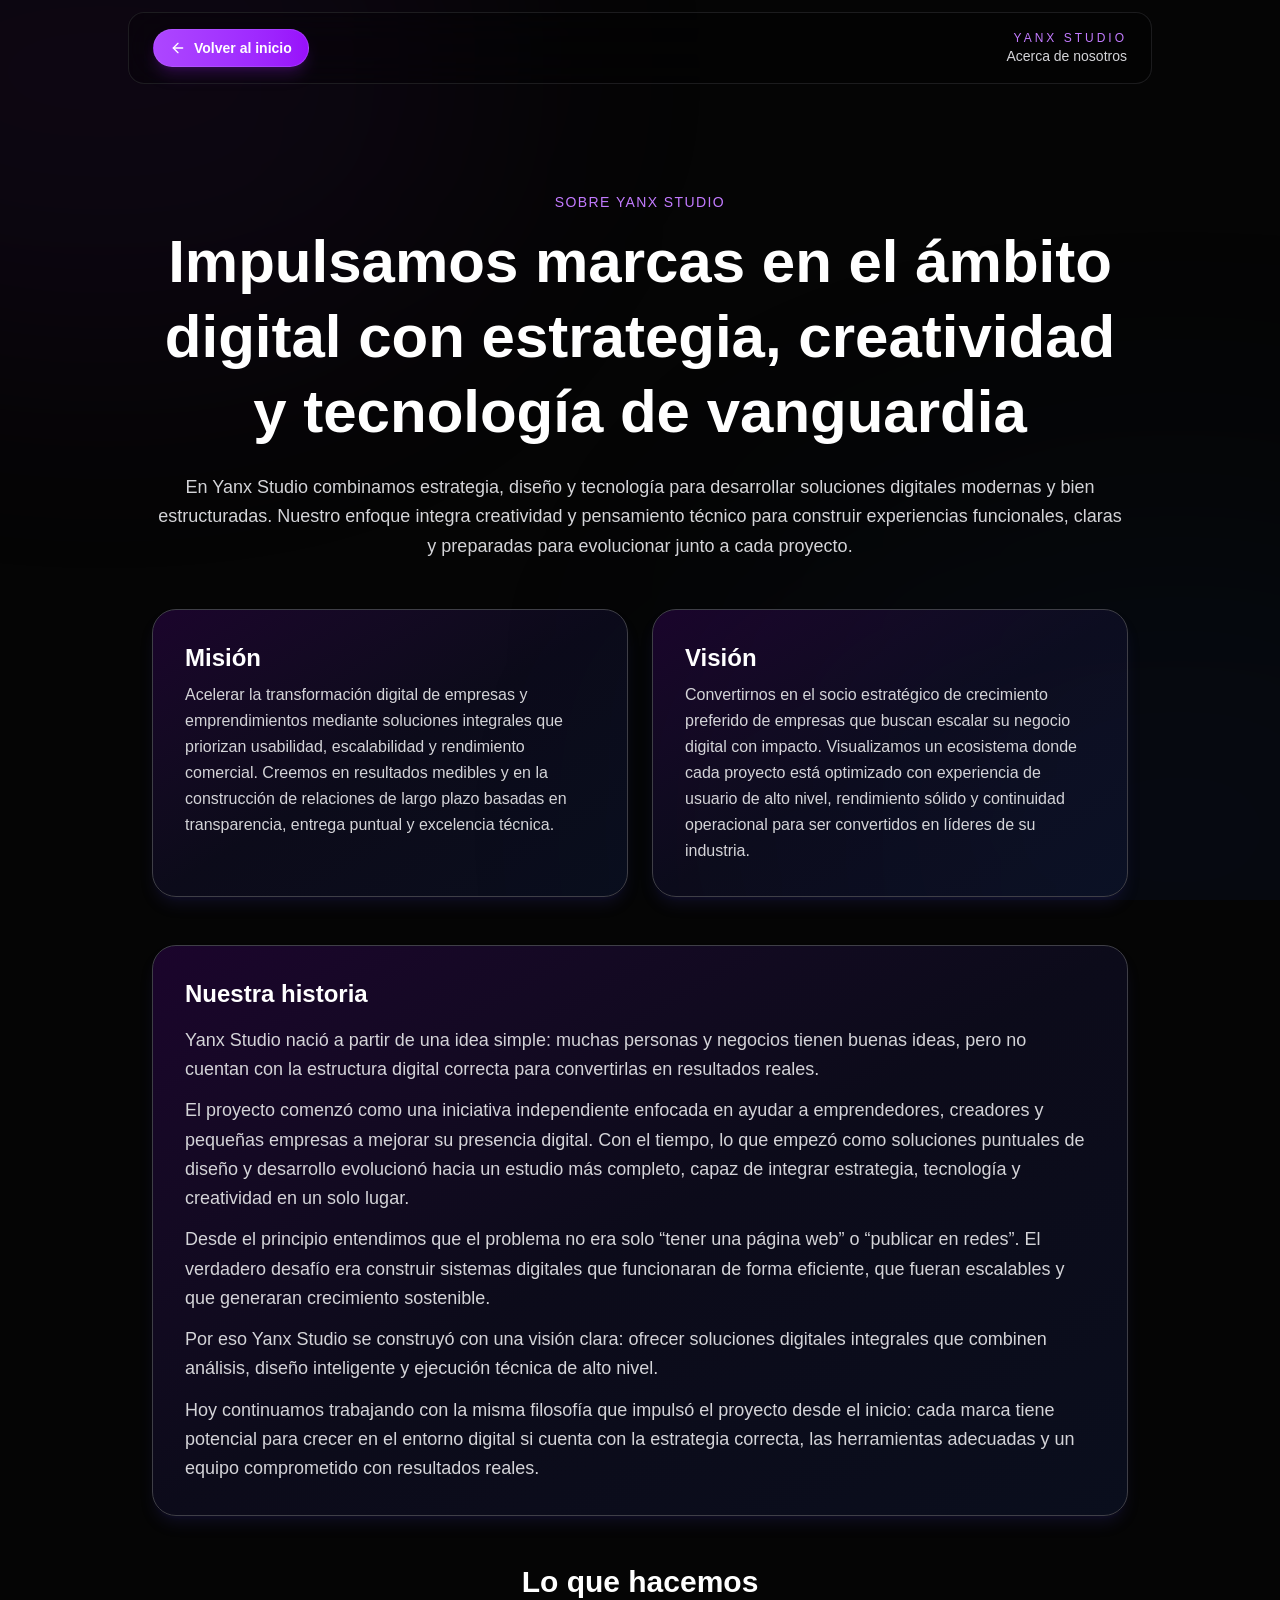
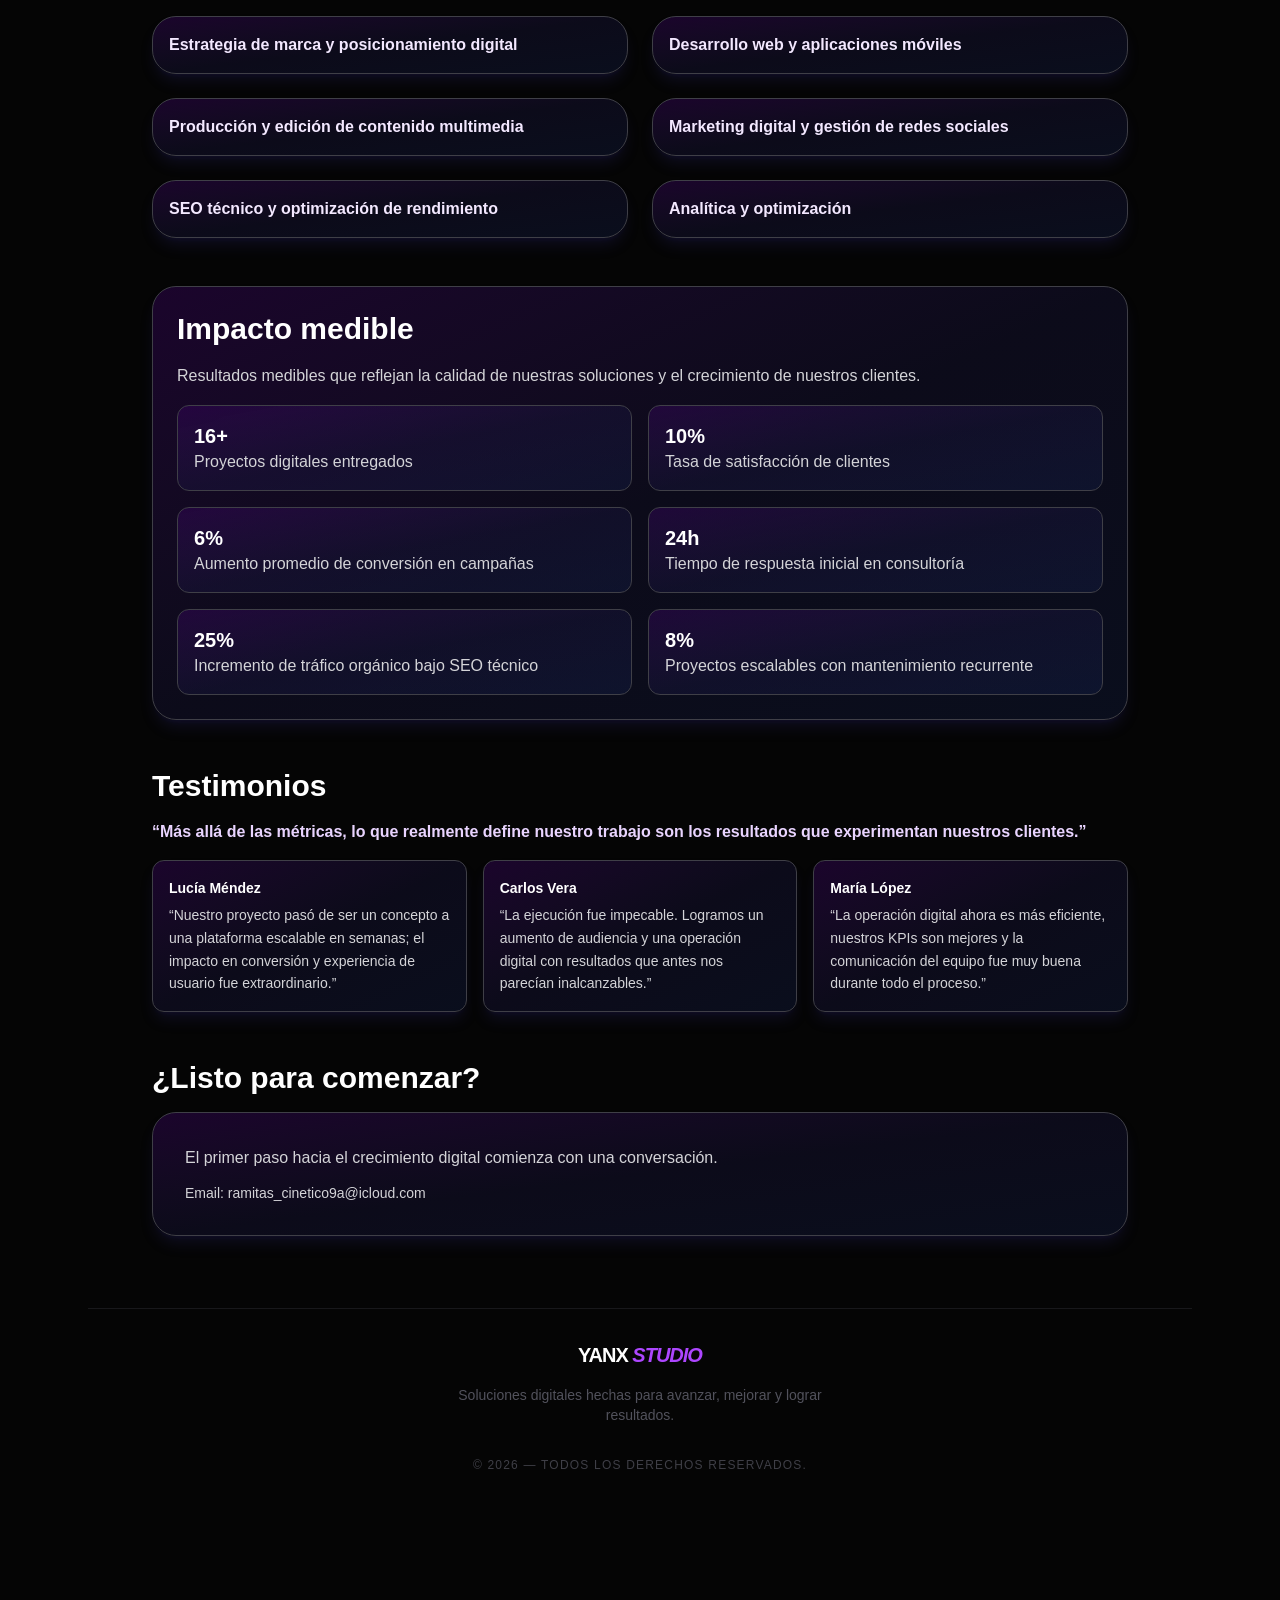
<file: about.html>
<!DOCTYPE html><html lang="es" class="geist_a71539c9-module__T19VSG__variable geist_mono_8d43a2aa-module__8Li5zG__variable h-full antialiased"><head><meta charSet="utf-8"/><meta name="viewport" content="width=device-width, initial-scale=1"/><link rel="preload" href="/_next/static/media/797e433ab948586e-s.p.0.q-h669a_dqa.woff2" as="font" crossorigin="" type="font/woff2"/><link rel="preload" href="/_next/static/media/caa3a2e1cccd8315-s.p.16t1db8_9y2o~.woff2" as="font" crossorigin="" type="font/woff2"/><link rel="stylesheet" href="/_next/static/chunks/0q7d7hii_2qwn.css" data-precedence="next"/><link rel="preload" as="script" fetchPriority="low" href="/_next/static/chunks/15xrurgzs99gv.js"/><script src="/_next/static/chunks/0dgq26a5_oy.a.js" async=""></script><script src="/_next/static/chunks/00ilazh50sdzh.js" async=""></script><script src="/_next/static/chunks/0oui10gukf8nf.js" async=""></script><script src="/_next/static/chunks/turbopack-164bxdiu-kqq_.js" async=""></script><script src="/_next/static/chunks/01xlw8hd842-c.js" async=""></script><script src="/_next/static/chunks/0d3shmwh5_nmn.js" async=""></script><script src="/_next/static/chunks/0eoopjjts.b6l.js" async=""></script><script src="/_next/static/chunks/0s~vx44z-ph1w.js" async=""></script><meta name="next-size-adjust" content=""/><title>Yanx Studio | Sobre nosotros | Yanx Studio</title><meta name="description" content="Acerca de Yanx Studio: misión, visión, historia, servicios por sesiones y enfoque de crecimiento digital."/><meta property="og:title" content="Yanx Studio | Sobre nosotros"/><meta property="og:description" content="Conoce a Yanx Studio: un estudio digital que combina estrategia, creatividad y tecnología para impulsar marcas."/><meta property="og:locale" content="es_ES"/><meta name="twitter:card" content="summary"/><meta name="twitter:title" content="Yanx Studio | Sobre nosotros"/><meta name="twitter:description" content="Conoce a Yanx Studio: un estudio digital que combina estrategia, creatividad y tecnología para impulsar marcas."/><link rel="shortcut icon" href="/favicon-32x32.png"/><link rel="icon" href="/favicon.ico?favicon.0x3dzn~oxb6tn.ico" sizes="256x256" type="image/x-icon"/><link rel="icon" href="/favicon-16x16.png" sizes="16x16" type="image/png"/><link rel="icon" href="/favicon-32x32.png" sizes="32x32" type="image/png"/><link rel="icon" href="/favicon-192x192.png" sizes="192x192" type="image/png"/><link rel="icon" href="/yanx.svg" sizes="any" type="image/svg+xml"/><link rel="apple-touch-icon" href="/apple-touch-icon.png"/><script src="/_next/static/chunks/03~yq9q893hmn.js" noModule=""></script></head><body class="min-h-full flex flex-col"><div hidden=""><!--$--><!--/$--></div><div class="min-h-screen bg-[#050505] text-white selection:bg-purple-500/30"><main class="relative z-10 max-w-6xl mx-auto px-6 pt-20 pb-32"><div class="min-h-screen bg-[#050505] text-white selection:bg-purple-500/30"><div class="fixed inset-0 overflow-hidden pointer-events-none"><div class="absolute top-[-20%] left-[-20%] w-[55%] h-[55%] bg-purple-900/10 blur-[120px] rounded-full"></div><div class="absolute bottom-[-20%] right-[-20%] w-[55%] h-[55%] bg-blue-900/10 blur-[120px] rounded-full"></div></div><header class="fixed top-0 inset-x-0 z-30 bg-transparent"><div class="max-w-5xl mx-auto mt-3 px-6 py-4 flex items-center justify-between rounded-2xl border border-zinc-800/70 bg-black/25 backdrop-blur-xl"><a aria-label="Volver al inicio" class="inline-flex items-center gap-2 rounded-full border border-purple-400/30 bg-gradient-to-r from-purple-500 to-purple-600 px-4 py-2 text-sm font-semibold text-white shadow-lg shadow-purple-900/40 hover:from-purple-600 hover:to-purple-700 transition-colors" href="/"><svg xmlns="http://www.w3.org/2000/svg" width="16" height="16" viewBox="0 0 24 24" fill="none" stroke="currentColor" stroke-width="2" stroke-linecap="round" stroke-linejoin="round" class="lucide lucide-arrow-left" aria-hidden="true"><path d="m12 19-7-7 7-7"></path><path d="M19 12H5"></path></svg><span>Volver al inicio</span></a><div class="text-right"><p class="text-xs uppercase tracking-[0.25em] text-purple-400">Yanx Studio</p><p class="text-sm text-zinc-300">Acerca de nosotros</p></div></div></header><main class="relative z-10 max-w-5xl mx-auto px-6 pt-28 pb-8 space-y-12"><header class="text-center"><p class="text-sm uppercase tracking-widest text-purple-400 mb-3">Sobre Yanx Studio</p><h1 class="text-4xl md:text-6xl font-black leading-tight">Impulsamos marcas en el ámbito digital con estrategia, creatividad y tecnología de vanguardia</h1><p class="mt-6 text-zinc-300 text-base md:text-lg leading-relaxed">En Yanx Studio combinamos estrategia, diseño y tecnología para desarrollar soluciones digitales modernas y bien estructuradas. Nuestro enfoque integra creatividad y pensamiento técnico para construir experiencias funcionales, claras y preparadas para evolucionar junto a cada proyecto.</p></header><section class="grid grid-cols-1 md:grid-cols-2 gap-6"><div class="rounded-3xl border border-zinc-700 bg-gradient-to-br from-purple-950/40 via-indigo-950/30 to-blue-950/30 p-8 shadow-lg shadow-indigo-900/20"><h2 class="text-2xl font-bold mb-2">Misión</h2><p class="text-zinc-300 leading-relaxed">Acelerar la transformación digital de empresas y emprendimientos mediante soluciones integrales que priorizan usabilidad, escalabilidad y rendimiento comercial. Creemos en resultados medibles y en la construcción de relaciones de largo plazo basadas en transparencia, entrega puntual y excelencia técnica.</p></div><div class="rounded-3xl border border-zinc-700 bg-gradient-to-br from-purple-950/40 via-indigo-950/30 to-blue-950/30 p-8 shadow-lg shadow-indigo-900/20"><h2 class="text-2xl font-bold mb-2">Visión</h2><p class="text-zinc-300 leading-relaxed">Convertirnos en el socio estratégico de crecimiento preferido de empresas que buscan escalar su negocio digital con impacto. Visualizamos un ecosistema donde cada proyecto está optimizado con experiencia de usuario de alto nivel, rendimiento sólido y continuidad operacional para ser convertidos en líderes de su industria.</p></div></section><section class="space-y-6"><div class="rounded-3xl border border-zinc-700 bg-gradient-to-br from-purple-950/40 via-indigo-950/30 to-blue-950/30 p-8 shadow-lg shadow-indigo-900/20"><h2 class="text-2xl font-bold text-left mb-4">Nuestra historia</h2><div class="text-zinc-300 text-left text-base md:text-lg leading-relaxed"><p>Yanx Studio nació a partir de una idea simple: muchas personas y negocios tienen buenas ideas, pero no cuentan con la estructura digital correcta para convertirlas en resultados reales.</p><p class="mt-3">El proyecto comenzó como una iniciativa independiente enfocada en ayudar a emprendedores, creadores y pequeñas empresas a mejorar su presencia digital. Con el tiempo, lo que empezó como soluciones puntuales de diseño y desarrollo evolucionó hacia un estudio más completo, capaz de integrar estrategia, tecnología y creatividad en un solo lugar.</p><p class="mt-3">Desde el principio entendimos que el problema no era solo “tener una página web” o “publicar en redes”. El verdadero desafío era construir sistemas digitales que funcionaran de forma eficiente, que fueran escalables y que generaran crecimiento sostenible.</p><p class="mt-3">Por eso Yanx Studio se construyó con una visión clara: ofrecer soluciones digitales integrales que combinen análisis, diseño inteligente y ejecución técnica de alto nivel.</p><p class="mt-3">Hoy continuamos trabajando con la misma filosofía que impulsó el proyecto desde el inicio: cada marca tiene potencial para crecer en el entorno digital si cuenta con la estrategia correcta, las herramientas adecuadas y un equipo comprometido con resultados reales.</p></div></div></section><section class="space-y-4"><h2 class="text-3xl font-bold text-center">Lo que hacemos</h2><div class="grid grid-cols-1 md:grid-cols-2 gap-6 text-sm md:text-base"><div class="rounded-3xl border border-zinc-700 bg-gradient-to-br from-purple-950/40 via-indigo-950/30 to-blue-950/30 p-4 shadow-lg shadow-indigo-900/20"><p class="text-purple-100 font-semibold">Estrategia de marca y posicionamiento digital</p></div><div class="rounded-3xl border border-zinc-700 bg-gradient-to-br from-purple-950/40 via-indigo-950/30 to-blue-950/30 p-4 shadow-lg shadow-indigo-900/20"><p class="text-purple-100 font-semibold">Desarrollo web y aplicaciones móviles</p></div><div class="rounded-3xl border border-zinc-700 bg-gradient-to-br from-purple-950/40 via-indigo-950/30 to-blue-950/30 p-4 shadow-lg shadow-indigo-900/20"><p class="text-purple-100 font-semibold">Producción y edición de contenido multimedia</p></div><div class="rounded-3xl border border-zinc-700 bg-gradient-to-br from-purple-950/40 via-indigo-950/30 to-blue-950/30 p-4 shadow-lg shadow-indigo-900/20"><p class="text-purple-100 font-semibold">Marketing digital y gestión de redes sociales</p></div><div class="rounded-3xl border border-zinc-700 bg-gradient-to-br from-purple-950/40 via-indigo-950/30 to-blue-950/30 p-4 shadow-lg shadow-indigo-900/20"><p class="text-purple-100 font-semibold">SEO técnico y optimización de rendimiento</p></div><div class="rounded-3xl border border-zinc-700 bg-gradient-to-br from-purple-950/40 via-indigo-950/30 to-blue-950/30 p-4 shadow-lg shadow-indigo-900/20"><p class="text-purple-100 font-semibold">Analítica y optimización</p></div></div></section><section class="space-y-4 rounded-3xl border border-zinc-700 bg-gradient-to-br from-purple-950/40 via-indigo-950/30 to-blue-950/30 p-6 shadow-lg shadow-indigo-900/20"><h2 class="text-3xl font-bold">Impacto medible</h2><p class="text-zinc-300 leading-relaxed">Resultados medibles que reflejan la calidad de nuestras soluciones y el crecimiento de nuestros clientes.</p><dl class="grid grid-cols-1 sm:grid-cols-2 gap-4 text-zinc-300"><div class="rounded-xl border border-zinc-700 bg-gradient-to-br from-purple-950/40 via-indigo-950/30 to-blue-950/30 p-4"><dt class="font-semibold text-white text-xl">0<!-- -->+</dt><dd>Proyectos digitales entregados</dd></div><div class="rounded-xl border border-zinc-700 bg-gradient-to-br from-purple-950/40 via-indigo-950/30 to-blue-950/30 p-4"><dt class="font-semibold text-white text-xl">0<!-- -->%</dt><dd>Tasa de satisfacción de clientes</dd></div><div class="rounded-xl border border-zinc-700 bg-gradient-to-br from-purple-950/40 via-indigo-950/30 to-blue-950/30 p-4"><dt class="font-semibold text-white text-xl">0<!-- -->%</dt><dd>Aumento promedio de conversión en campañas</dd></div><div class="rounded-xl border border-zinc-700 bg-gradient-to-br from-purple-950/40 via-indigo-950/30 to-blue-950/30 p-4"><dt class="font-semibold text-white text-xl">24h</dt><dd>Tiempo de respuesta inicial en consultoría</dd></div><div class="rounded-xl border border-zinc-700 bg-gradient-to-br from-purple-950/40 via-indigo-950/30 to-blue-950/30 p-4"><dt class="font-semibold text-white text-xl">0<!-- -->%</dt><dd>Incremento de tráfico orgánico bajo SEO técnico</dd></div><div class="rounded-xl border border-zinc-700 bg-gradient-to-br from-purple-950/40 via-indigo-950/30 to-blue-950/30 p-4"><dt class="font-semibold text-white text-xl">0<!-- -->%</dt><dd>Proyectos escalables con mantenimiento recurrente</dd></div></dl></section><section class="space-y-4"><h2 class="text-3xl font-bold">Testimonios</h2><p class="text-purple-200 font-semibold">“Más allá de las métricas, lo que realmente define nuestro trabajo son los resultados que experimentan nuestros clientes.”</p><div class="grid grid-cols-1 sm:grid-cols-2 lg:grid-cols-3 gap-4"><blockquote class="rounded-xl border border-zinc-700 bg-gradient-to-br from-purple-950/40 via-indigo-950/30 to-blue-950/30 p-4 text-zinc-300 text-sm leading-relaxed shadow-lg shadow-indigo-900/20"><p class="font-semibold text-white">Lucía Méndez</p><p class="mt-1">“<!-- -->Nuestro proyecto pasó de ser un concepto a una plataforma escalable en semanas; el impacto en conversión y experiencia de usuario fue extraordinario.<!-- -->”</p></blockquote><blockquote class="rounded-xl border border-zinc-700 bg-gradient-to-br from-purple-950/40 via-indigo-950/30 to-blue-950/30 p-4 text-zinc-300 text-sm leading-relaxed shadow-lg shadow-indigo-900/20"><p class="font-semibold text-white">Carlos Vera</p><p class="mt-1">“<!-- -->La ejecución fue impecable. Logramos un aumento de audiencia y una operación digital con resultados que antes nos parecían inalcanzables.<!-- -->”</p></blockquote><blockquote class="rounded-xl border border-zinc-700 bg-gradient-to-br from-purple-950/40 via-indigo-950/30 to-blue-950/30 p-4 text-zinc-300 text-sm leading-relaxed shadow-lg shadow-indigo-900/20"><p class="font-semibold text-white">María López</p><p class="mt-1">“<!-- -->La operación digital ahora es más eficiente, nuestros KPIs son mejores y la comunicación del equipo fue muy buena durante todo el proceso.<!-- -->”</p></blockquote></div></section><section class="space-y-3"><h2 class="text-3xl font-bold mb-4">¿Listo para comenzar?</h2><div class="rounded-3xl border border-zinc-700 bg-gradient-to-br from-purple-950/40 via-indigo-950/30 to-blue-950/30 p-8 shadow-lg shadow-indigo-900/20 space-y-3"><p class="text-zinc-300 leading-relaxed">El primer paso hacia el crecimiento digital comienza con una conversación.</p><p class="text-zinc-300 text-sm">Email: ramitas_cinetico9a@icloud.com</p></div></section></main><footer class="relative z-10 border-t border-zinc-900 mt-10 px-6 py-8 text-center"><div class="text-xl font-bold tracking-tighter mb-4">YANX <span class="text-purple-500 italic">STUDIO</span></div><p class="text-zinc-600 text-sm max-w-sm mx-auto mb-8 font-light">Soluciones digitales hechas para avanzar, mejorar y lograr resultados.</p><div class="text-zinc-700 text-xs uppercase tracking-widest">© <!-- -->2026<!-- --> — Todos los derechos reservados.</div></footer></div></main></div><!--$--><!--/$--><script src="/_next/static/chunks/15xrurgzs99gv.js" id="_R_" async=""></script><script>(self.__next_f=self.__next_f||[]).push([0])</script><script>self.__next_f.push([1,"1:\"$Sreact.fragment\"\n2:I[39756,[\"/_next/static/chunks/01xlw8hd842-c.js\",\"/_next/static/chunks/0d3shmwh5_nmn.js\"],\"default\"]\n3:I[37457,[\"/_next/static/chunks/01xlw8hd842-c.js\",\"/_next/static/chunks/0d3shmwh5_nmn.js\"],\"default\"]\n4:I[47257,[\"/_next/static/chunks/01xlw8hd842-c.js\",\"/_next/static/chunks/0d3shmwh5_nmn.js\"],\"ClientPageRoot\"]\n5:I[61642,[\"/_next/static/chunks/01xlw8hd842-c.js\",\"/_next/static/chunks/0d3shmwh5_nmn.js\",\"/_next/static/chunks/0eoopjjts.b6l.js\",\"/_next/static/chunks/0s~vx44z-ph1w.js\"],\"default\"]\n8:I[97367,[\"/_next/static/chunks/01xlw8hd842-c.js\",\"/_next/static/chunks/0d3shmwh5_nmn.js\"],\"OutletBoundary\"]\n9:\"$Sreact.suspense\"\nb:I[97367,[\"/_next/static/chunks/01xlw8hd842-c.js\",\"/_next/static/chunks/0d3shmwh5_nmn.js\"],\"ViewportBoundary\"]\nd:I[97367,[\"/_next/static/chunks/01xlw8hd842-c.js\",\"/_next/static/chunks/0d3shmwh5_nmn.js\"],\"MetadataBoundary\"]\nf:I[68027,[\"/_next/static/chunks/01xlw8hd842-c.js\",\"/_next/static/chunks/0d3shmwh5_nmn.js\"],\"default\",1]\n:HL[\"/_next/static/chunks/0q7d7hii_2qwn.css\",\"style\"]\n:HL[\"/_next/static/media/797e433ab948586e-s.p.0.q-h669a_dqa.woff2\",\"font\",{\"crossOrigin\":\"\",\"type\":\"font/woff2\"}]\n:HL[\"/_next/static/media/caa3a2e1cccd8315-s.p.16t1db8_9y2o~.woff2\",\"font\",{\"crossOrigin\":\"\",\"type\":\"font/woff2\"}]\n"])</script><script>self.__next_f.push([1,"0:{\"P\":null,\"c\":[\"\",\"about\"],\"q\":\"\",\"i\":false,\"f\":[[[\"\",{\"children\":[\"about\",{\"children\":[\"__PAGE__\",{}]}]},\"$undefined\",\"$undefined\",16],[[\"$\",\"$1\",\"c\",{\"children\":[[[\"$\",\"link\",\"0\",{\"rel\":\"stylesheet\",\"href\":\"/_next/static/chunks/0q7d7hii_2qwn.css\",\"precedence\":\"next\",\"crossOrigin\":\"$undefined\",\"nonce\":\"$undefined\"}],[\"$\",\"script\",\"script-0\",{\"src\":\"/_next/static/chunks/01xlw8hd842-c.js\",\"async\":true,\"nonce\":\"$undefined\"}],[\"$\",\"script\",\"script-1\",{\"src\":\"/_next/static/chunks/0d3shmwh5_nmn.js\",\"async\":true,\"nonce\":\"$undefined\"}]],[\"$\",\"html\",null,{\"lang\":\"es\",\"className\":\"geist_a71539c9-module__T19VSG__variable geist_mono_8d43a2aa-module__8Li5zG__variable h-full antialiased\",\"children\":[\"$\",\"body\",null,{\"className\":\"min-h-full flex flex-col\",\"children\":[\"$\",\"$L2\",null,{\"parallelRouterKey\":\"children\",\"error\":\"$undefined\",\"errorStyles\":\"$undefined\",\"errorScripts\":\"$undefined\",\"template\":[\"$\",\"$L3\",null,{}],\"templateStyles\":\"$undefined\",\"templateScripts\":\"$undefined\",\"notFound\":[[[\"$\",\"title\",null,{\"children\":\"404: This page could not be found.\"}],[\"$\",\"div\",null,{\"style\":{\"fontFamily\":\"system-ui,\\\"Segoe UI\\\",Roboto,Helvetica,Arial,sans-serif,\\\"Apple Color Emoji\\\",\\\"Segoe UI Emoji\\\"\",\"height\":\"100vh\",\"textAlign\":\"center\",\"display\":\"flex\",\"flexDirection\":\"column\",\"alignItems\":\"center\",\"justifyContent\":\"center\"},\"children\":[\"$\",\"div\",null,{\"children\":[[\"$\",\"style\",null,{\"dangerouslySetInnerHTML\":{\"__html\":\"body{color:#000;background:#fff;margin:0}.next-error-h1{border-right:1px solid rgba(0,0,0,.3)}@media (prefers-color-scheme:dark){body{color:#fff;background:#000}.next-error-h1{border-right:1px solid rgba(255,255,255,.3)}}\"}}],[\"$\",\"h1\",null,{\"className\":\"next-error-h1\",\"style\":{\"display\":\"inline-block\",\"margin\":\"0 20px 0 0\",\"padding\":\"0 23px 0 0\",\"fontSize\":24,\"fontWeight\":500,\"verticalAlign\":\"top\",\"lineHeight\":\"49px\"},\"children\":404}],[\"$\",\"div\",null,{\"style\":{\"display\":\"inline-block\"},\"children\":[\"$\",\"h2\",null,{\"style\":{\"fontSize\":14,\"fontWeight\":400,\"lineHeight\":\"49px\",\"margin\":0},\"children\":\"This page could not be found.\"}]}]]}]}]],[]],\"forbidden\":\"$undefined\",\"unauthorized\":\"$undefined\"}]}]}]]}],{\"children\":[[\"$\",\"$1\",\"c\",{\"children\":[null,[\"$\",\"$L2\",null,{\"parallelRouterKey\":\"children\",\"error\":\"$undefined\",\"errorStyles\":\"$undefined\",\"errorScripts\":\"$undefined\",\"template\":[\"$\",\"$L3\",null,{}],\"templateStyles\":\"$undefined\",\"templateScripts\":\"$undefined\",\"notFound\":\"$undefined\",\"forbidden\":\"$undefined\",\"unauthorized\":\"$undefined\"}]]}],{\"children\":[[\"$\",\"$1\",\"c\",{\"children\":[[\"$\",\"$L4\",null,{\"Component\":\"$5\",\"serverProvidedParams\":{\"searchParams\":{},\"params\":{},\"promises\":[\"$@6\",\"$@7\"]}}],[[\"$\",\"script\",\"script-0\",{\"src\":\"/_next/static/chunks/0eoopjjts.b6l.js\",\"async\":true,\"nonce\":\"$undefined\"}],[\"$\",\"script\",\"script-1\",{\"src\":\"/_next/static/chunks/0s~vx44z-ph1w.js\",\"async\":true,\"nonce\":\"$undefined\"}]],[\"$\",\"$L8\",null,{\"children\":[\"$\",\"$9\",null,{\"name\":\"Next.MetadataOutlet\",\"children\":\"$@a\"}]}]]}],{},null,false,null]},null,false,null]},null,false,null],[\"$\",\"$1\",\"h\",{\"children\":[null,[\"$\",\"$Lb\",null,{\"children\":\"$Lc\"}],[\"$\",\"div\",null,{\"hidden\":true,\"children\":[\"$\",\"$Ld\",null,{\"children\":[\"$\",\"$9\",null,{\"name\":\"Next.Metadata\",\"children\":\"$Le\"}]}]}],[\"$\",\"meta\",null,{\"name\":\"next-size-adjust\",\"content\":\"\"}]]}],false]],\"m\":\"$undefined\",\"G\":[\"$f\",[[\"$\",\"link\",\"0\",{\"rel\":\"stylesheet\",\"href\":\"/_next/static/chunks/0q7d7hii_2qwn.css\",\"precedence\":\"next\",\"crossOrigin\":\"$undefined\",\"nonce\":\"$undefined\"}]]],\"S\":true,\"h\":null,\"s\":\"$undefined\",\"l\":\"$undefined\",\"p\":\"$undefined\",\"d\":\"$undefined\",\"b\":\"NxUSLHPhwTivvZVBob7OL\"}\n"])</script><script>self.__next_f.push([1,"6:{}\n7:\"$0:f:0:1:1:children:1:children:0:props:children:0:props:serverProvidedParams:params\"\n"])</script><script>self.__next_f.push([1,"c:[[\"$\",\"meta\",\"0\",{\"charSet\":\"utf-8\"}],[\"$\",\"meta\",\"1\",{\"name\":\"viewport\",\"content\":\"width=device-width, initial-scale=1\"}]]\n"])</script><script>self.__next_f.push([1,"10:I[27201,[\"/_next/static/chunks/01xlw8hd842-c.js\",\"/_next/static/chunks/0d3shmwh5_nmn.js\"],\"IconMark\"]\na:null\n"])</script><script>self.__next_f.push([1,"e:[[\"$\",\"title\",\"0\",{\"children\":\"Yanx Studio | Sobre nosotros | Yanx Studio\"}],[\"$\",\"meta\",\"1\",{\"name\":\"description\",\"content\":\"Acerca de Yanx Studio: misión, visión, historia, servicios por sesiones y enfoque de crecimiento digital.\"}],[\"$\",\"meta\",\"2\",{\"property\":\"og:title\",\"content\":\"Yanx Studio | Sobre nosotros\"}],[\"$\",\"meta\",\"3\",{\"property\":\"og:description\",\"content\":\"Conoce a Yanx Studio: un estudio digital que combina estrategia, creatividad y tecnología para impulsar marcas.\"}],[\"$\",\"meta\",\"4\",{\"property\":\"og:locale\",\"content\":\"es_ES\"}],[\"$\",\"meta\",\"5\",{\"name\":\"twitter:card\",\"content\":\"summary\"}],[\"$\",\"meta\",\"6\",{\"name\":\"twitter:title\",\"content\":\"Yanx Studio | Sobre nosotros\"}],[\"$\",\"meta\",\"7\",{\"name\":\"twitter:description\",\"content\":\"Conoce a Yanx Studio: un estudio digital que combina estrategia, creatividad y tecnología para impulsar marcas.\"}],[\"$\",\"link\",\"8\",{\"rel\":\"shortcut icon\",\"href\":\"/favicon-32x32.png\"}],[\"$\",\"link\",\"9\",{\"rel\":\"icon\",\"href\":\"/favicon.ico?favicon.0x3dzn~oxb6tn.ico\",\"sizes\":\"256x256\",\"type\":\"image/x-icon\"}],[\"$\",\"link\",\"10\",{\"rel\":\"icon\",\"href\":\"/favicon-16x16.png\",\"sizes\":\"16x16\",\"type\":\"image/png\"}],[\"$\",\"link\",\"11\",{\"rel\":\"icon\",\"href\":\"/favicon-32x32.png\",\"sizes\":\"32x32\",\"type\":\"image/png\"}],[\"$\",\"link\",\"12\",{\"rel\":\"icon\",\"href\":\"/favicon-192x192.png\",\"sizes\":\"192x192\",\"type\":\"image/png\"}],[\"$\",\"link\",\"13\",{\"rel\":\"icon\",\"href\":\"/yanx.svg\",\"sizes\":\"any\",\"type\":\"image/svg+xml\"}],[\"$\",\"link\",\"14\",{\"rel\":\"apple-touch-icon\",\"href\":\"/apple-touch-icon.png\"}],[\"$\",\"$L10\",\"15\",{}]]\n"])</script></body></html>
</file>
<file: _next/static/chunks/0q7d7hii_2qwn.css>
@font-face{font-family:Geist;font-style:normal;font-weight:100 900;font-display:swap;src:url(../media/8a480f0b521d4e75-s.06d3mdzz5bre_.woff2)format("woff2");unicode-range:U+301,U+400-45F,U+490-491,U+4B0-4B1,U+2116}@font-face{font-family:Geist;font-style:normal;font-weight:100 900;font-display:swap;src:url(../media/7178b3e590c64307-s.11.cyxs5p-0z~.woff2)format("woff2");unicode-range:U+100-2BA,U+2BD-2C5,U+2C7-2CC,U+2CE-2D7,U+2DD-2FF,U+304,U+308,U+329,U+1D00-1DBF,U+1E00-1E9F,U+1EF2-1EFF,U+2020,U+20A0-20AB,U+20AD-20C0,U+2113,U+2C60-2C7F,U+A720-A7FF}@font-face{font-family:Geist;font-style:normal;font-weight:100 900;font-display:swap;src:url(../media/caa3a2e1cccd8315-s.p.16t1db8_9y2o~.woff2)format("woff2");unicode-range:U+??,U+131,U+152-153,U+2BB-2BC,U+2C6,U+2DA,U+2DC,U+304,U+308,U+329,U+2000-206F,U+20AC,U+2122,U+2191,U+2193,U+2212,U+2215,U+FEFF,U+FFFD}@font-face{font-family:Geist Fallback;src:local(Arial);ascent-override:95.94%;descent-override:28.16%;line-gap-override:0.0%;size-adjust:104.76%}.geist_a71539c9-module__T19VSG__className{font-family:Geist,Geist Fallback;font-style:normal}.geist_a71539c9-module__T19VSG__variable{--font-geist-sans:"Geist", "Geist Fallback"}
@font-face{font-family:Geist Mono;font-style:normal;font-weight:100 900;font-display:swap;src:url(../media/4fa387ec64143e14-s.0q3udbd2bu5yp.woff2)format("woff2");unicode-range:U+301,U+400-45F,U+490-491,U+4B0-4B1,U+2116}@font-face{font-family:Geist Mono;font-style:normal;font-weight:100 900;font-display:swap;src:url(../media/bbc41e54d2fcbd21-s.0gw~uztddq1df.woff2)format("woff2");unicode-range:U+100-2BA,U+2BD-2C5,U+2C7-2CC,U+2CE-2D7,U+2DD-2FF,U+304,U+308,U+329,U+1D00-1DBF,U+1E00-1E9F,U+1EF2-1EFF,U+2020,U+20A0-20AB,U+20AD-20C0,U+2113,U+2C60-2C7F,U+A720-A7FF}@font-face{font-family:Geist Mono;font-style:normal;font-weight:100 900;font-display:swap;src:url(../media/797e433ab948586e-s.p.0.q-h669a_dqa.woff2)format("woff2");unicode-range:U+??,U+131,U+152-153,U+2BB-2BC,U+2C6,U+2DA,U+2DC,U+304,U+308,U+329,U+2000-206F,U+20AC,U+2122,U+2191,U+2193,U+2212,U+2215,U+FEFF,U+FFFD}@font-face{font-family:Geist Mono Fallback;src:local(Arial);ascent-override:74.67%;descent-override:21.92%;line-gap-override:0.0%;size-adjust:134.59%}.geist_mono_8d43a2aa-module__8Li5zG__className{font-family:Geist Mono,Geist Mono Fallback;font-style:normal}.geist_mono_8d43a2aa-module__8Li5zG__variable{--font-geist-mono:"Geist Mono", "Geist Mono Fallback"}
@layer properties{@supports (((-webkit-hyphens:none)) and (not (margin-trim:inline))) or ((-moz-orient:inline) and (not (color:rgb(from red r g b)))){*,:before,:after,::backdrop{--tw-rotate-x:initial;--tw-rotate-y:initial;--tw-rotate-z:initial;--tw-skew-x:initial;--tw-skew-y:initial;--tw-space-y-reverse:0;--tw-border-style:solid;--tw-gradient-position:initial;--tw-gradient-from:#0000;--tw-gradient-via:#0000;--tw-gradient-to:#0000;--tw-gradient-stops:initial;--tw-gradient-via-stops:initial;--tw-gradient-from-position:0%;--tw-gradient-via-position:50%;--tw-gradient-to-position:100%;--tw-leading:initial;--tw-font-weight:initial;--tw-tracking:initial;--tw-shadow:0 0 #0000;--tw-shadow-color:initial;--tw-shadow-alpha:100%;--tw-inset-shadow:0 0 #0000;--tw-inset-shadow-color:initial;--tw-inset-shadow-alpha:100%;--tw-ring-color:initial;--tw-ring-shadow:0 0 #0000;--tw-inset-ring-color:initial;--tw-inset-ring-shadow:0 0 #0000;--tw-ring-inset:initial;--tw-ring-offset-width:0px;--tw-ring-offset-color:#fff;--tw-ring-offset-shadow:0 0 #0000;--tw-blur:initial;--tw-brightness:initial;--tw-contrast:initial;--tw-grayscale:initial;--tw-hue-rotate:initial;--tw-invert:initial;--tw-opacity:initial;--tw-saturate:initial;--tw-sepia:initial;--tw-drop-shadow:initial;--tw-drop-shadow-color:initial;--tw-drop-shadow-alpha:100%;--tw-drop-shadow-size:initial;--tw-backdrop-blur:initial;--tw-backdrop-brightness:initial;--tw-backdrop-contrast:initial;--tw-backdrop-grayscale:initial;--tw-backdrop-hue-rotate:initial;--tw-backdrop-invert:initial;--tw-backdrop-opacity:initial;--tw-backdrop-saturate:initial;--tw-backdrop-sepia:initial;--tw-duration:initial;--tw-ease:initial;--tw-translate-x:0;--tw-translate-y:0;--tw-translate-z:0;--tw-scale-x:1;--tw-scale-y:1;--tw-scale-z:1}}}@layer theme{:root,:host{--color-red-300:#ffa3a3;--color-red-400:#ff6568;--color-orange-400:#ff8b1a;--color-yellow-400:#fac800;--color-green-400:#05df72;--color-emerald-400:#00d294;--color-cyan-400:#00d2ef;--color-blue-400:#54a2ff;--color-blue-500:#3080ff;--color-blue-900:#1c398e;--color-blue-950:#162456;--color-indigo-400:#7d87ff;--color-indigo-500:#625fff;--color-indigo-900:#312c85;--color-indigo-950:#1e1a4d;--color-purple-100:#f3e8ff;--color-purple-200:#e9d5ff;--color-purple-300:#d9b3ff;--color-purple-400:#c07eff;--color-purple-500:#ac4bff;--color-purple-600:#9810fa;--color-purple-700:#8200da;--color-purple-800:#6e11b0;--color-purple-900:#59168b;--color-purple-950:#3c0366;--color-pink-400:#fb64b6;--color-zinc-200:#e4e4e7;--color-zinc-300:#d4d4d8;--color-zinc-400:#9f9fa9;--color-zinc-500:#71717b;--color-zinc-600:#52525c;--color-zinc-700:#3f3f46;--color-zinc-800:#27272a;--color-zinc-900:#18181b;--color-black:#000;--color-white:#fff;--spacing:.25rem;--container-sm:24rem;--container-xl:36rem;--container-5xl:64rem;--container-6xl:72rem;--text-xs:.75rem;--text-xs--line-height:calc(1 / .75);--text-sm:.875rem;--text-sm--line-height:calc(1.25 / .875);--text-base:1rem;--text-base--line-height:calc(1.5 / 1);--text-lg:1.125rem;--text-lg--line-height:calc(1.75 / 1.125);--text-xl:1.25rem;--text-xl--line-height:calc(1.75 / 1.25);--text-2xl:1.5rem;--text-2xl--line-height:calc(2 / 1.5);--text-3xl:1.875rem;--text-3xl--line-height:calc(2.25 / 1.875);--text-4xl:2.25rem;--text-4xl--line-height:calc(2.5 / 2.25);--text-6xl:3.75rem;--text-6xl--line-height:1;--text-8xl:6rem;--text-8xl--line-height:1;--font-weight-light:300;--font-weight-medium:500;--font-weight-semibold:600;--font-weight-bold:700;--font-weight-black:900;--tracking-tighter:-.05em;--tracking-tight:-.025em;--tracking-widest:.1em;--leading-tight:1.25;--leading-relaxed:1.625;--radius-xl:.75rem;--radius-2xl:1rem;--radius-3xl:1.5rem;--ease-in:cubic-bezier(.4, 0, 1, 1);--ease-out:cubic-bezier(0, 0, .2, 1);--ease-in-out:cubic-bezier(.4, 0, .2, 1);--blur-sm:8px;--blur-xl:24px;--default-transition-duration:.15s;--default-transition-timing-function:cubic-bezier(.4, 0, .2, 1);--default-font-family:var(--font-geist-sans);--default-mono-font-family:var(--font-geist-mono)}@supports (color:lab(0% 0 0)){:root,:host{--color-red-300:lab(76.5514% 36.422 15.5335);--color-red-400:lab(63.7053% 60.745 31.3109);--color-orange-400:lab(70.0429% 42.5156 75.8207);--color-yellow-400:lab(83.2664% 8.65132 106.895);--color-green-400:lab(78.503% -64.9265 39.7492);--color-emerald-400:lab(75.0771% -60.7313 19.4147);--color-cyan-400:lab(76.6045% -40.9406 -29.6231);--color-blue-400:lab(65.0361% -1.42065 -56.9802);--color-blue-500:lab(54.1736% 13.3369 -74.6839);--color-blue-900:lab(26.1542% 15.7545 -51.5504);--color-blue-950:lab(15.6723% 8.86232 -32.2945);--color-indigo-400:lab(59.866% 22.4834 -64.4485);--color-indigo-500:lab(48.295% 38.3129 -81.9673);--color-indigo-900:lab(23.3911% 24.6978 -50.4718);--color-indigo-950:lab(12.4853% 14.9672 -31.3418);--color-purple-100:lab(93.3333% 6.97437 -9.83434);--color-purple-200:lab(87.8405% 13.4282 -18.7159);--color-purple-300:lab(78.3298% 26.2195 -34.9499);--color-purple-400:lab(63.6946% 47.6127 -59.2066);--color-purple-500:lab(52.0183% 66.11 -78.2316);--color-purple-600:lab(43.0295% 75.21 -86.5669);--color-purple-700:lab(36.1758% 69.8525 -80.0381);--color-purple-800:lab(30.6017% 56.7637 -64.4751);--color-purple-900:lab(24.9401% 45.2703 -51.2728);--color-purple-950:lab(14.8253% 38.9005 -44.5861);--color-pink-400:lab(64.5597% 64.3615 -12.7988);--color-zinc-200:lab(90.6853% .399232 -1.45452);--color-zinc-300:lab(84.9837% .601262 -2.17986);--color-zinc-400:lab(65.6464% 1.53497 -5.42429);--color-zinc-500:lab(47.8878% 1.65477 -5.77283);--color-zinc-600:lab(35.1166% 1.78212 -6.1173);--color-zinc-700:lab(26.8019% 1.35387 -4.68303);--color-zinc-800:lab(15.7305% .613764 -2.16959);--color-zinc-900:lab(8.30603% .618205 -2.16572)}}}@layer base{*,:after,:before,::backdrop{box-sizing:border-box;border:0 solid;margin:0;padding:0}::file-selector-button{box-sizing:border-box;border:0 solid;margin:0;padding:0}html,:host{-webkit-text-size-adjust:100%;tab-size:4;line-height:1.5;font-family:var(--default-font-family,ui-sans-serif, system-ui, sans-serif, "Apple Color Emoji", "Segoe UI Emoji", "Segoe UI Symbol", "Noto Color Emoji");font-feature-settings:var(--default-font-feature-settings,normal);font-variation-settings:var(--default-font-variation-settings,normal);-webkit-tap-highlight-color:transparent}hr{height:0;color:inherit;border-top-width:1px}abbr:where([title]){-webkit-text-decoration:underline dotted;text-decoration:underline dotted}h1,h2,h3,h4,h5,h6{font-size:inherit;font-weight:inherit}a{color:inherit;-webkit-text-decoration:inherit;-webkit-text-decoration:inherit;-webkit-text-decoration:inherit;-webkit-text-decoration:inherit;text-decoration:inherit}b,strong{font-weight:bolder}code,kbd,samp,pre{font-family:var(--default-mono-font-family,ui-monospace, SFMono-Regular, Menlo, Monaco, Consolas, "Liberation Mono", "Courier New", monospace);font-feature-settings:var(--default-mono-font-feature-settings,normal);font-variation-settings:var(--default-mono-font-variation-settings,normal);font-size:1em}small{font-size:80%}sub,sup{vertical-align:baseline;font-size:75%;line-height:0;position:relative}sub{bottom:-.25em}sup{top:-.5em}table{text-indent:0;border-color:inherit;border-collapse:collapse}:-moz-focusring{outline:auto}progress{vertical-align:baseline}summary{display:list-item}ol,ul,menu{list-style:none}img,svg,video,canvas,audio,iframe,embed,object{vertical-align:middle;display:block}img,video{max-width:100%;height:auto}button,input,select,optgroup,textarea{font:inherit;font-feature-settings:inherit;font-variation-settings:inherit;letter-spacing:inherit;color:inherit;opacity:1;background-color:#0000;border-radius:0}::file-selector-button{font:inherit;font-feature-settings:inherit;font-variation-settings:inherit;letter-spacing:inherit;color:inherit;opacity:1;background-color:#0000;border-radius:0}:where(select:is([multiple],[size])) optgroup{font-weight:bolder}:where(select:is([multiple],[size])) optgroup option{padding-inline-start:20px}::file-selector-button{margin-inline-end:4px}::placeholder{opacity:1}@supports (not ((-webkit-appearance:-apple-pay-button))) or (contain-intrinsic-size:1px){::placeholder{color:currentColor}@supports (color:color-mix(in lab, red, red)){::placeholder{color:color-mix(in oklab, currentcolor 50%, transparent)}}}textarea{resize:vertical}::-webkit-search-decoration{-webkit-appearance:none}::-webkit-date-and-time-value{min-height:1lh;text-align:inherit}::-webkit-datetime-edit{display:inline-flex}::-webkit-datetime-edit-fields-wrapper{padding:0}::-webkit-datetime-edit{padding-block:0}::-webkit-datetime-edit-year-field{padding-block:0}::-webkit-datetime-edit-month-field{padding-block:0}::-webkit-datetime-edit-day-field{padding-block:0}::-webkit-datetime-edit-hour-field{padding-block:0}::-webkit-datetime-edit-minute-field{padding-block:0}::-webkit-datetime-edit-second-field{padding-block:0}::-webkit-datetime-edit-millisecond-field{padding-block:0}::-webkit-datetime-edit-meridiem-field{padding-block:0}::-webkit-calendar-picker-indicator{line-height:1}:-moz-ui-invalid{box-shadow:none}button,input:where([type=button],[type=reset],[type=submit]){appearance:button}::file-selector-button{appearance:button}::-webkit-inner-spin-button{height:auto}::-webkit-outer-spin-button{height:auto}[hidden]:where(:not([hidden=until-found])){display:none!important}}@layer components;@layer utilities{.pointer-events-none{pointer-events:none}.visible{visibility:visible}.absolute{position:absolute}.fixed{position:fixed}.relative{position:relative}.static{position:static}.sticky{position:sticky}.inset-0{inset:calc(var(--spacing) * 0)}.inset-x-0{inset-inline:calc(var(--spacing) * 0)}.start{inset-inline-start:var(--spacing)}.top-0{top:calc(var(--spacing) * 0)}.top-1{top:calc(var(--spacing) * 1)}.top-6{top:calc(var(--spacing) * 6)}.top-\[-10\%\]{top:-10%}.top-\[-20\%\]{top:-20%}.right-\[-10\%\]{right:-10%}.right-\[-20\%\]{right:-20%}.bottom-\[-10\%\]{bottom:-10%}.bottom-\[-20\%\]{bottom:-20%}.left-1{left:calc(var(--spacing) * 1)}.left-6{left:calc(var(--spacing) * 6)}.left-\[-10\%\]{left:-10%}.left-\[-20\%\]{left:-20%}.z-10{z-index:10}.z-30{z-index:30}.z-50{z-index:50}.m-20{margin:calc(var(--spacing) * 20)}.m-22{margin:calc(var(--spacing) * 22)}.m-30{margin:calc(var(--spacing) * 30)}.m-31{margin:calc(var(--spacing) * 31)}.m-40{margin:calc(var(--spacing) * 40)}.m-55{margin:calc(var(--spacing) * 55)}.m-57{margin:calc(var(--spacing) * 57)}.m-65{margin:calc(var(--spacing) * 65)}.m-67{margin:calc(var(--spacing) * 67)}.m-86{margin:calc(var(--spacing) * 86)}.m-100{margin:calc(var(--spacing) * 100)}.m-143{margin:calc(var(--spacing) * 143)}.m-177{margin:calc(var(--spacing) * 177)}.m-182{margin:calc(var(--spacing) * 182)}.m-195{margin:calc(var(--spacing) * 195)}.m-202{margin:calc(var(--spacing) * 202)}.m-243{margin:calc(var(--spacing) * 243)}.m-269{margin:calc(var(--spacing) * 269)}.m-288{margin:calc(var(--spacing) * 288)}.m-670{margin:calc(var(--spacing) * 670)}.m-675{margin:calc(var(--spacing) * 675)}.m-1413{margin:calc(var(--spacing) * 1413)}.m-1821{margin:calc(var(--spacing) * 1821)}.m-1891{margin:calc(var(--spacing) * 1891)}.m-1967{margin:calc(var(--spacing) * 1967)}.mx-auto{margin-inline:auto}.mt-1{margin-top:calc(var(--spacing) * 1)}.mt-3{margin-top:calc(var(--spacing) * 3)}.mt-4{margin-top:calc(var(--spacing) * 4)}.mt-6{margin-top:calc(var(--spacing) * 6)}.mt-10{margin-top:calc(var(--spacing) * 10)}.mt-20{margin-top:calc(var(--spacing) * 20)}.mt-32{margin-top:calc(var(--spacing) * 32)}.mb-1{margin-bottom:calc(var(--spacing) * 1)}.mb-2{margin-bottom:calc(var(--spacing) * 2)}.mb-3{margin-bottom:calc(var(--spacing) * 3)}.mb-4{margin-bottom:calc(var(--spacing) * 4)}.mb-6{margin-bottom:calc(var(--spacing) * 6)}.mb-8{margin-bottom:calc(var(--spacing) * 8)}.ml-2{margin-left:calc(var(--spacing) * 2)}.block{display:block}.contents{display:contents}.flex{display:flex}.grid{display:grid}.hidden{display:none}.inline{display:inline}.inline-block{display:inline-block}.inline-flex{display:inline-flex}.h-10{height:calc(var(--spacing) * 10)}.h-40{height:calc(var(--spacing) * 40)}.h-\[55\%\]{height:55%}.h-\[60\%\]{height:60%}.h-full{height:100%}.h-px{height:1px}.min-h-full{min-height:100%}.min-h-screen{min-height:100vh}.w-8{width:calc(var(--spacing) * 8)}.w-10{width:calc(var(--spacing) * 10)}.w-\[55\%\]{width:55%}.w-\[60\%\]{width:60%}.w-\[min\(90vw\,500px\)\]{width:min(90vw,500px)}.w-fit{width:fit-content}.w-full{width:100%}.max-w-5xl{max-width:var(--container-5xl)}.max-w-6xl{max-width:var(--container-6xl)}.max-w-sm{max-width:var(--container-sm)}.max-w-xl{max-width:var(--container-xl)}.flex-1{flex:1}.transform{transform:var(--tw-rotate-x,) var(--tw-rotate-y,) var(--tw-rotate-z,) var(--tw-skew-x,) var(--tw-skew-y,)}.cursor-pointer{cursor:pointer}.resize{resize:both}.grid-cols-1{grid-template-columns:repeat(1,minmax(0,1fr))}.flex-col{flex-direction:column}.flex-wrap{flex-wrap:wrap}.items-center{align-items:center}.justify-between{justify-content:space-between}.justify-center{justify-content:center}.gap-2{gap:calc(var(--spacing) * 2)}.gap-3{gap:calc(var(--spacing) * 3)}.gap-4{gap:calc(var(--spacing) * 4)}.gap-6{gap:calc(var(--spacing) * 6)}.gap-8{gap:calc(var(--spacing) * 8)}.gap-24{gap:calc(var(--spacing) * 24)}:where(.space-y-3>:not(:last-child)){--tw-space-y-reverse:0;margin-block-start:calc(calc(var(--spacing) * 3) * var(--tw-space-y-reverse));margin-block-end:calc(calc(var(--spacing) * 3) * calc(1 - var(--tw-space-y-reverse)))}:where(.space-y-4>:not(:last-child)){--tw-space-y-reverse:0;margin-block-start:calc(calc(var(--spacing) * 4) * var(--tw-space-y-reverse));margin-block-end:calc(calc(var(--spacing) * 4) * calc(1 - var(--tw-space-y-reverse)))}:where(.space-y-6>:not(:last-child)){--tw-space-y-reverse:0;margin-block-start:calc(calc(var(--spacing) * 6) * var(--tw-space-y-reverse));margin-block-end:calc(calc(var(--spacing) * 6) * calc(1 - var(--tw-space-y-reverse)))}:where(.space-y-8>:not(:last-child)){--tw-space-y-reverse:0;margin-block-start:calc(calc(var(--spacing) * 8) * var(--tw-space-y-reverse));margin-block-end:calc(calc(var(--spacing) * 8) * calc(1 - var(--tw-space-y-reverse)))}:where(.space-y-12>:not(:last-child)){--tw-space-y-reverse:0;margin-block-start:calc(calc(var(--spacing) * 12) * var(--tw-space-y-reverse));margin-block-end:calc(calc(var(--spacing) * 12) * calc(1 - var(--tw-space-y-reverse)))}.overflow-hidden{overflow:hidden}.rounded-2xl{border-radius:var(--radius-2xl)}.rounded-3xl{border-radius:var(--radius-3xl)}.rounded-full{border-radius:3.40282e38px}.rounded-xl{border-radius:var(--radius-xl)}.border{border-style:var(--tw-border-style);border-width:1px}.border-t{border-top-style:var(--tw-border-style);border-top-width:1px}.border-purple-400\/30{border-color:#c07eff4d}@supports (color:color-mix(in lab, red, red)){.border-purple-400\/30{border-color:color-mix(in oklab, var(--color-purple-400) 30%, transparent)}}.border-zinc-700{border-color:var(--color-zinc-700)}.border-zinc-800{border-color:var(--color-zinc-800)}.border-zinc-800\/50{border-color:#27272a80}@supports (color:color-mix(in lab, red, red)){.border-zinc-800\/50{border-color:color-mix(in oklab, var(--color-zinc-800) 50%, transparent)}}.border-zinc-800\/70{border-color:#27272ab3}@supports (color:color-mix(in lab, red, red)){.border-zinc-800\/70{border-color:color-mix(in oklab, var(--color-zinc-800) 70%, transparent)}}.border-zinc-900{border-color:var(--color-zinc-900)}.bg-\[\#050505\]{background-color:#050505}.bg-black\/25{background-color:#00000040}@supports (color:color-mix(in lab, red, red)){.bg-black\/25{background-color:color-mix(in oklab, var(--color-black) 25%, transparent)}}.bg-black\/60{background-color:#0009}@supports (color:color-mix(in lab, red, red)){.bg-black\/60{background-color:color-mix(in oklab, var(--color-black) 60%, transparent)}}.bg-blue-900\/10{background-color:#1c398e1a}@supports (color:color-mix(in lab, red, red)){.bg-blue-900\/10{background-color:color-mix(in oklab, var(--color-blue-900) 10%, transparent)}}.bg-purple-900\/10{background-color:#59168b1a}@supports (color:color-mix(in lab, red, red)){.bg-purple-900\/10{background-color:color-mix(in oklab, var(--color-purple-900) 10%, transparent)}}.bg-transparent{background-color:#0000}.bg-zinc-800{background-color:var(--color-zinc-800)}.bg-zinc-800\/50{background-color:#27272a80}@supports (color:color-mix(in lab, red, red)){.bg-zinc-800\/50{background-color:color-mix(in oklab, var(--color-zinc-800) 50%, transparent)}}.bg-zinc-800\/70{background-color:#27272ab3}@supports (color:color-mix(in lab, red, red)){.bg-zinc-800\/70{background-color:color-mix(in oklab, var(--color-zinc-800) 70%, transparent)}}.bg-zinc-900\/50{background-color:#18181b80}@supports (color:color-mix(in lab, red, red)){.bg-zinc-900\/50{background-color:color-mix(in oklab, var(--color-zinc-900) 50%, transparent)}}.bg-zinc-900\/95{background-color:#18181bf2}@supports (color:color-mix(in lab, red, red)){.bg-zinc-900\/95{background-color:color-mix(in oklab, var(--color-zinc-900) 95%, transparent)}}.bg-gradient-to-br{--tw-gradient-position:to bottom right in oklab;background-image:linear-gradient(var(--tw-gradient-stops))}.bg-gradient-to-r{--tw-gradient-position:to right in oklab;background-image:linear-gradient(var(--tw-gradient-stops))}.from-purple-400{--tw-gradient-from:var(--color-purple-400);--tw-gradient-stops:var(--tw-gradient-via-stops,var(--tw-gradient-position), var(--tw-gradient-from) var(--tw-gradient-from-position), var(--tw-gradient-to) var(--tw-gradient-to-position))}.from-purple-500{--tw-gradient-from:var(--color-purple-500);--tw-gradient-stops:var(--tw-gradient-via-stops,var(--tw-gradient-position), var(--tw-gradient-from) var(--tw-gradient-from-position), var(--tw-gradient-to) var(--tw-gradient-to-position))}.from-purple-950\/30{--tw-gradient-from:#3c03664d}@supports (color:color-mix(in lab, red, red)){.from-purple-950\/30{--tw-gradient-from:color-mix(in oklab, var(--color-purple-950) 30%, transparent)}}.from-purple-950\/30{--tw-gradient-stops:var(--tw-gradient-via-stops,var(--tw-gradient-position), var(--tw-gradient-from) var(--tw-gradient-from-position), var(--tw-gradient-to) var(--tw-gradient-to-position))}.from-purple-950\/40{--tw-gradient-from:#3c036666}@supports (color:color-mix(in lab, red, red)){.from-purple-950\/40{--tw-gradient-from:color-mix(in oklab, var(--color-purple-950) 40%, transparent)}}.from-purple-950\/40{--tw-gradient-stops:var(--tw-gradient-via-stops,var(--tw-gradient-position), var(--tw-gradient-from) var(--tw-gradient-from-position), var(--tw-gradient-to) var(--tw-gradient-to-position))}.via-indigo-500{--tw-gradient-via:var(--color-indigo-500);--tw-gradient-via-stops:var(--tw-gradient-position), var(--tw-gradient-from) var(--tw-gradient-from-position), var(--tw-gradient-via) var(--tw-gradient-via-position), var(--tw-gradient-to) var(--tw-gradient-to-position);--tw-gradient-stops:var(--tw-gradient-via-stops)}.via-indigo-950\/20{--tw-gradient-via:#1e1a4d33}@supports (color:color-mix(in lab, red, red)){.via-indigo-950\/20{--tw-gradient-via:color-mix(in oklab, var(--color-indigo-950) 20%, transparent)}}.via-indigo-950\/20{--tw-gradient-via-stops:var(--tw-gradient-position), var(--tw-gradient-from) var(--tw-gradient-from-position), var(--tw-gradient-via) var(--tw-gradient-via-position), var(--tw-gradient-to) var(--tw-gradient-to-position);--tw-gradient-stops:var(--tw-gradient-via-stops)}.via-indigo-950\/30{--tw-gradient-via:#1e1a4d4d}@supports (color:color-mix(in lab, red, red)){.via-indigo-950\/30{--tw-gradient-via:color-mix(in oklab, var(--color-indigo-950) 30%, transparent)}}.via-indigo-950\/30{--tw-gradient-via-stops:var(--tw-gradient-position), var(--tw-gradient-from) var(--tw-gradient-from-position), var(--tw-gradient-via) var(--tw-gradient-via-position), var(--tw-gradient-to) var(--tw-gradient-to-position);--tw-gradient-stops:var(--tw-gradient-via-stops)}.to-blue-400{--tw-gradient-to:var(--color-blue-400);--tw-gradient-stops:var(--tw-gradient-via-stops,var(--tw-gradient-position), var(--tw-gradient-from) var(--tw-gradient-from-position), var(--tw-gradient-to) var(--tw-gradient-to-position))}.to-blue-500{--tw-gradient-to:var(--color-blue-500);--tw-gradient-stops:var(--tw-gradient-via-stops,var(--tw-gradient-position), var(--tw-gradient-from) var(--tw-gradient-from-position), var(--tw-gradient-to) var(--tw-gradient-to-position))}.to-blue-950\/30{--tw-gradient-to:#1624564d}@supports (color:color-mix(in lab, red, red)){.to-blue-950\/30{--tw-gradient-to:color-mix(in oklab, var(--color-blue-950) 30%, transparent)}}.to-blue-950\/30{--tw-gradient-stops:var(--tw-gradient-via-stops,var(--tw-gradient-position), var(--tw-gradient-from) var(--tw-gradient-from-position), var(--tw-gradient-to) var(--tw-gradient-to-position))}.to-purple-600{--tw-gradient-to:var(--color-purple-600);--tw-gradient-stops:var(--tw-gradient-via-stops,var(--tw-gradient-position), var(--tw-gradient-from) var(--tw-gradient-from-position), var(--tw-gradient-to) var(--tw-gradient-to-position))}.bg-clip-text{-webkit-background-clip:text;background-clip:text}.p-1{padding:calc(var(--spacing) * 1)}.p-2{padding:calc(var(--spacing) * 2)}.p-3{padding:calc(var(--spacing) * 3)}.p-4{padding:calc(var(--spacing) * 4)}.p-5{padding:calc(var(--spacing) * 5)}.p-6{padding:calc(var(--spacing) * 6)}.p-8{padding:calc(var(--spacing) * 8)}.p-10{padding:calc(var(--spacing) * 10)}.p-12{padding:calc(var(--spacing) * 12)}.px-2{padding-inline:calc(var(--spacing) * 2)}.px-3{padding-inline:calc(var(--spacing) * 3)}.px-4{padding-inline:calc(var(--spacing) * 4)}.px-6{padding-inline:calc(var(--spacing) * 6)}.py-1{padding-block:calc(var(--spacing) * 1)}.py-2{padding-block:calc(var(--spacing) * 2)}.py-3{padding-block:calc(var(--spacing) * 3)}.py-4{padding-block:calc(var(--spacing) * 4)}.py-8{padding-block:calc(var(--spacing) * 8)}.py-20{padding-block:calc(var(--spacing) * 20)}.pt-2{padding-top:calc(var(--spacing) * 2)}.pt-4{padding-top:calc(var(--spacing) * 4)}.pt-20{padding-top:calc(var(--spacing) * 20)}.pt-28{padding-top:calc(var(--spacing) * 28)}.pb-8{padding-bottom:calc(var(--spacing) * 8)}.pb-32{padding-bottom:calc(var(--spacing) * 32)}.text-center{text-align:center}.text-left{text-align:left}.text-right{text-align:right}.text-2xl{font-size:var(--text-2xl);line-height:var(--tw-leading,var(--text-2xl--line-height))}.text-3xl{font-size:var(--text-3xl);line-height:var(--tw-leading,var(--text-3xl--line-height))}.text-4xl{font-size:var(--text-4xl);line-height:var(--tw-leading,var(--text-4xl--line-height))}.text-6xl{font-size:var(--text-6xl);line-height:var(--tw-leading,var(--text-6xl--line-height))}.text-base{font-size:var(--text-base);line-height:var(--tw-leading,var(--text-base--line-height))}.text-lg{font-size:var(--text-lg);line-height:var(--tw-leading,var(--text-lg--line-height))}.text-sm{font-size:var(--text-sm);line-height:var(--tw-leading,var(--text-sm--line-height))}.text-xl{font-size:var(--text-xl);line-height:var(--tw-leading,var(--text-xl--line-height))}.text-xs{font-size:var(--text-xs);line-height:var(--tw-leading,var(--text-xs--line-height))}.text-\[10px\]{font-size:10px}.leading-\[0\.9\]{--tw-leading:.9;line-height:.9}.leading-relaxed{--tw-leading:var(--leading-relaxed);line-height:var(--leading-relaxed)}.leading-tight{--tw-leading:var(--leading-tight);line-height:var(--leading-tight)}.font-black{--tw-font-weight:var(--font-weight-black);font-weight:var(--font-weight-black)}.font-bold{--tw-font-weight:var(--font-weight-bold);font-weight:var(--font-weight-bold)}.font-light{--tw-font-weight:var(--font-weight-light);font-weight:var(--font-weight-light)}.font-medium{--tw-font-weight:var(--font-weight-medium);font-weight:var(--font-weight-medium)}.font-semibold{--tw-font-weight:var(--font-weight-semibold);font-weight:var(--font-weight-semibold)}.tracking-\[0\.2em\]{--tw-tracking:.2em;letter-spacing:.2em}.tracking-\[0\.25em\]{--tw-tracking:.25em;letter-spacing:.25em}.tracking-tight{--tw-tracking:var(--tracking-tight);letter-spacing:var(--tracking-tight)}.tracking-tighter{--tw-tracking:var(--tracking-tighter);letter-spacing:var(--tracking-tighter)}.tracking-widest{--tw-tracking:var(--tracking-widest);letter-spacing:var(--tracking-widest)}.text-blue-400{color:var(--color-blue-400)}.text-cyan-400{color:var(--color-cyan-400)}.text-emerald-400{color:var(--color-emerald-400)}.text-green-400{color:var(--color-green-400)}.text-indigo-400{color:var(--color-indigo-400)}.text-orange-400{color:var(--color-orange-400)}.text-pink-400{color:var(--color-pink-400)}.text-purple-100{color:var(--color-purple-100)}.text-purple-200{color:var(--color-purple-200)}.text-purple-400{color:var(--color-purple-400)}.text-purple-500{color:var(--color-purple-500)}.text-red-400{color:var(--color-red-400)}.text-transparent{color:#0000}.text-white{color:var(--color-white)}.text-yellow-400{color:var(--color-yellow-400)}.text-zinc-200{color:var(--color-zinc-200)}.text-zinc-300{color:var(--color-zinc-300)}.text-zinc-400{color:var(--color-zinc-400)}.text-zinc-500{color:var(--color-zinc-500)}.text-zinc-600{color:var(--color-zinc-600)}.text-zinc-700{color:var(--color-zinc-700)}.uppercase{text-transform:uppercase}.italic{font-style:italic}.antialiased{-webkit-font-smoothing:antialiased;-moz-osx-font-smoothing:grayscale}.opacity-0{opacity:0}.shadow-2xl{--tw-shadow:0 25px 50px -12px var(--tw-shadow-color,#00000040);box-shadow:var(--tw-inset-shadow), var(--tw-inset-ring-shadow), var(--tw-ring-offset-shadow), var(--tw-ring-shadow), var(--tw-shadow)}.shadow-lg{--tw-shadow:0 10px 15px -3px var(--tw-shadow-color,#0000001a), 0 4px 6px -4px var(--tw-shadow-color,#0000001a);box-shadow:var(--tw-inset-shadow), var(--tw-inset-ring-shadow), var(--tw-ring-offset-shadow), var(--tw-ring-shadow), var(--tw-shadow)}.ring-1{--tw-ring-shadow:var(--tw-ring-inset,) 0 0 0 calc(1px + var(--tw-ring-offset-width)) var(--tw-ring-color,currentcolor);box-shadow:var(--tw-inset-shadow), var(--tw-inset-ring-shadow), var(--tw-ring-offset-shadow), var(--tw-ring-shadow), var(--tw-shadow)}.shadow-indigo-900\/20{--tw-shadow-color:#312c8533}@supports (color:color-mix(in lab, red, red)){.shadow-indigo-900\/20{--tw-shadow-color:color-mix(in oklab, color-mix(in oklab, var(--color-indigo-900) 20%, transparent) var(--tw-shadow-alpha), transparent)}}.shadow-purple-500\/30{--tw-shadow-color:#ac4bff4d}@supports (color:color-mix(in lab, red, red)){.shadow-purple-500\/30{--tw-shadow-color:color-mix(in oklab, color-mix(in oklab, var(--color-purple-500) 30%, transparent) var(--tw-shadow-alpha), transparent)}}.shadow-purple-900\/40{--tw-shadow-color:#59168b66}@supports (color:color-mix(in lab, red, red)){.shadow-purple-900\/40{--tw-shadow-color:color-mix(in oklab, color-mix(in oklab, var(--color-purple-900) 40%, transparent) var(--tw-shadow-alpha), transparent)}}.ring-white\/15{--tw-ring-color:#ffffff26}@supports (color:color-mix(in lab, red, red)){.ring-white\/15{--tw-ring-color:color-mix(in oklab, var(--color-white) 15%, transparent)}}.blur{--tw-blur:blur(8px);filter:var(--tw-blur,) var(--tw-brightness,) var(--tw-contrast,) var(--tw-grayscale,) var(--tw-hue-rotate,) var(--tw-invert,) var(--tw-saturate,) var(--tw-sepia,) var(--tw-drop-shadow,)}.blur-\[120px\]{--tw-blur:blur(120px);filter:var(--tw-blur,) var(--tw-brightness,) var(--tw-contrast,) var(--tw-grayscale,) var(--tw-hue-rotate,) var(--tw-invert,) var(--tw-saturate,) var(--tw-sepia,) var(--tw-drop-shadow,)}.blur-sm{--tw-blur:blur(var(--blur-sm));filter:var(--tw-blur,) var(--tw-brightness,) var(--tw-contrast,) var(--tw-grayscale,) var(--tw-hue-rotate,) var(--tw-invert,) var(--tw-saturate,) var(--tw-sepia,) var(--tw-drop-shadow,)}.drop-shadow{--tw-drop-shadow-size:drop-shadow(0 1px 2px var(--tw-drop-shadow-color,#0000001a)) drop-shadow(0 1px 1px var(--tw-drop-shadow-color,#0000000f));--tw-drop-shadow:drop-shadow(0 1px 2px #0000001a) drop-shadow(0 1px 1px #0000000f);filter:var(--tw-blur,) var(--tw-brightness,) var(--tw-contrast,) var(--tw-grayscale,) var(--tw-hue-rotate,) var(--tw-invert,) var(--tw-saturate,) var(--tw-sepia,) var(--tw-drop-shadow,)}.filter{filter:var(--tw-blur,) var(--tw-brightness,) var(--tw-contrast,) var(--tw-grayscale,) var(--tw-hue-rotate,) var(--tw-invert,) var(--tw-saturate,) var(--tw-sepia,) var(--tw-drop-shadow,)}.backdrop-blur-sm{--tw-backdrop-blur:blur(var(--blur-sm));-webkit-backdrop-filter:var(--tw-backdrop-blur,) var(--tw-backdrop-brightness,) var(--tw-backdrop-contrast,) var(--tw-backdrop-grayscale,) var(--tw-backdrop-hue-rotate,) var(--tw-backdrop-invert,) var(--tw-backdrop-opacity,) var(--tw-backdrop-saturate,) var(--tw-backdrop-sepia,);backdrop-filter:var(--tw-backdrop-blur,) var(--tw-backdrop-brightness,) var(--tw-backdrop-contrast,) var(--tw-backdrop-grayscale,) var(--tw-backdrop-hue-rotate,) var(--tw-backdrop-invert,) var(--tw-backdrop-opacity,) var(--tw-backdrop-saturate,) var(--tw-backdrop-sepia,)}.backdrop-blur-xl{--tw-backdrop-blur:blur(var(--blur-xl));-webkit-backdrop-filter:var(--tw-backdrop-blur,) var(--tw-backdrop-brightness,) var(--tw-backdrop-contrast,) var(--tw-backdrop-grayscale,) var(--tw-backdrop-hue-rotate,) var(--tw-backdrop-invert,) var(--tw-backdrop-opacity,) var(--tw-backdrop-saturate,) var(--tw-backdrop-sepia,);backdrop-filter:var(--tw-backdrop-blur,) var(--tw-backdrop-brightness,) var(--tw-backdrop-contrast,) var(--tw-backdrop-grayscale,) var(--tw-backdrop-hue-rotate,) var(--tw-backdrop-invert,) var(--tw-backdrop-opacity,) var(--tw-backdrop-saturate,) var(--tw-backdrop-sepia,)}.transition{transition-property:color,background-color,border-color,outline-color,text-decoration-color,fill,stroke,--tw-gradient-from,--tw-gradient-via,--tw-gradient-to,opacity,box-shadow,transform,translate,scale,rotate,filter,-webkit-backdrop-filter,backdrop-filter,display,content-visibility,overlay,pointer-events;transition-timing-function:var(--tw-ease,var(--default-transition-timing-function));transition-duration:var(--tw-duration,var(--default-transition-duration))}.transition-all{transition-property:all;transition-timing-function:var(--tw-ease,var(--default-transition-timing-function));transition-duration:var(--tw-duration,var(--default-transition-duration))}.transition-colors{transition-property:color,background-color,border-color,outline-color,text-decoration-color,fill,stroke,--tw-gradient-from,--tw-gradient-via,--tw-gradient-to;transition-timing-function:var(--tw-ease,var(--default-transition-timing-function));transition-duration:var(--tw-duration,var(--default-transition-duration))}.transition-opacity{transition-property:opacity;transition-timing-function:var(--tw-ease,var(--default-transition-timing-function));transition-duration:var(--tw-duration,var(--default-transition-duration))}.transition-transform{transition-property:transform,translate,scale,rotate;transition-timing-function:var(--tw-ease,var(--default-transition-timing-function));transition-duration:var(--tw-duration,var(--default-transition-duration))}.duration-200{--tw-duration:.2s;transition-duration:.2s}.ease-in{--tw-ease:var(--ease-in);transition-timing-function:var(--ease-in)}.ease-in-out{--tw-ease:var(--ease-in-out);transition-timing-function:var(--ease-in-out)}.ease-out{--tw-ease:var(--ease-out);transition-timing-function:var(--ease-out)}@media (hover:hover){.group-hover\:translate-x-1:is(:where(.group):hover *){--tw-translate-x:calc(var(--spacing) * 1);translate:var(--tw-translate-x) var(--tw-translate-y)}.group-hover\:bg-zinc-800:is(:where(.group):hover *){background-color:var(--color-zinc-800)}.group-hover\:opacity-100:is(:where(.group):hover *){opacity:1}}.selection\:bg-purple-500\/30 ::selection{background-color:#ac4bff4d}@supports (color:color-mix(in lab, red, red)){.selection\:bg-purple-500\/30 ::selection{background-color:color-mix(in oklab, var(--color-purple-500) 30%, transparent)}}.selection\:bg-purple-500\/30::selection{background-color:#ac4bff4d}@supports (color:color-mix(in lab, red, red)){.selection\:bg-purple-500\/30::selection{background-color:color-mix(in oklab, var(--color-purple-500) 30%, transparent)}}@media (hover:hover){.hover\:-translate-y-2:hover{--tw-translate-y:calc(var(--spacing) * -2);translate:var(--tw-translate-x) var(--tw-translate-y)}.hover\:scale-105:hover{--tw-scale-x:105%;--tw-scale-y:105%;--tw-scale-z:105%;scale:var(--tw-scale-x) var(--tw-scale-y)}.hover\:border-purple-500\/50:hover{border-color:#ac4bff80}@supports (color:color-mix(in lab, red, red)){.hover\:border-purple-500\/50:hover{border-color:color-mix(in oklab, var(--color-purple-500) 50%, transparent)}}.hover\:bg-zinc-700:hover{background-color:var(--color-zinc-700)}.hover\:bg-zinc-800:hover{background-color:var(--color-zinc-800)}.hover\:from-purple-600:hover{--tw-gradient-from:var(--color-purple-600);--tw-gradient-stops:var(--tw-gradient-via-stops,var(--tw-gradient-position), var(--tw-gradient-from) var(--tw-gradient-from-position), var(--tw-gradient-to) var(--tw-gradient-to-position))}.hover\:to-purple-700:hover{--tw-gradient-to:var(--color-purple-700);--tw-gradient-stops:var(--tw-gradient-via-stops,var(--tw-gradient-position), var(--tw-gradient-from) var(--tw-gradient-from-position), var(--tw-gradient-to) var(--tw-gradient-to-position))}.hover\:text-red-300:hover{color:var(--color-red-300)}.hover\:text-white:hover{color:var(--color-white)}}.focus\:ring-2:focus{--tw-ring-shadow:var(--tw-ring-inset,) 0 0 0 calc(2px + var(--tw-ring-offset-width)) var(--tw-ring-color,currentcolor);box-shadow:var(--tw-inset-shadow), var(--tw-inset-ring-shadow), var(--tw-ring-offset-shadow), var(--tw-ring-shadow), var(--tw-shadow)}.focus\:ring-purple-300:focus{--tw-ring-color:var(--color-purple-300)}.focus\:outline-none:focus{--tw-outline-style:none;outline-style:none}.active\:from-purple-700:active{--tw-gradient-from:var(--color-purple-700);--tw-gradient-stops:var(--tw-gradient-via-stops,var(--tw-gradient-position), var(--tw-gradient-from) var(--tw-gradient-from-position), var(--tw-gradient-to) var(--tw-gradient-to-position))}.active\:to-purple-800:active{--tw-gradient-to:var(--color-purple-800);--tw-gradient-stops:var(--tw-gradient-via-stops,var(--tw-gradient-position), var(--tw-gradient-from) var(--tw-gradient-from-position), var(--tw-gradient-to) var(--tw-gradient-to-position))}@media (min-width:40rem){.sm\:grid-cols-2{grid-template-columns:repeat(2,minmax(0,1fr))}.sm\:p-2{padding:calc(var(--spacing) * 2)}}@media (min-width:48rem){.md\:grid-cols-2{grid-template-columns:repeat(2,minmax(0,1fr))}.md\:text-6xl{font-size:var(--text-6xl);line-height:var(--tw-leading,var(--text-6xl--line-height))}.md\:text-8xl{font-size:var(--text-8xl);line-height:var(--tw-leading,var(--text-8xl--line-height))}.md\:text-base{font-size:var(--text-base);line-height:var(--tw-leading,var(--text-base--line-height))}.md\:text-lg{font-size:var(--text-lg);line-height:var(--tw-leading,var(--text-lg--line-height))}.md\:text-xl{font-size:var(--text-xl);line-height:var(--tw-leading,var(--text-xl--line-height))}}@media (min-width:64rem){.lg\:mt-0{margin-top:calc(var(--spacing) * 0)}.lg\:w-1\/2{width:50%}.lg\:grid-cols-3{grid-template-columns:repeat(3,minmax(0,1fr))}.lg\:flex-row{flex-direction:row}.lg\:items-start{align-items:flex-start}.lg\:gap-8{gap:calc(var(--spacing) * 8)}}@media (min-width:80rem){.xl\:w-2\/5{width:40%}}}:root{--background:#fff;--foreground:#171717}@media (prefers-color-scheme:dark){:root{--background:#0a0a0a;--foreground:#ededed}}body{background:var(--background);color:var(--foreground);font-family:Arial,Helvetica,sans-serif}@property --tw-rotate-x{syntax:"*";inherits:false}@property --tw-rotate-y{syntax:"*";inherits:false}@property --tw-rotate-z{syntax:"*";inherits:false}@property --tw-skew-x{syntax:"*";inherits:false}@property --tw-skew-y{syntax:"*";inherits:false}@property --tw-space-y-reverse{syntax:"*";inherits:false;initial-value:0}@property --tw-border-style{syntax:"*";inherits:false;initial-value:solid}@property --tw-gradient-position{syntax:"*";inherits:false}@property --tw-gradient-from{syntax:"<color>";inherits:false;initial-value:#0000}@property --tw-gradient-via{syntax:"<color>";inherits:false;initial-value:#0000}@property --tw-gradient-to{syntax:"<color>";inherits:false;initial-value:#0000}@property --tw-gradient-stops{syntax:"*";inherits:false}@property --tw-gradient-via-stops{syntax:"*";inherits:false}@property --tw-gradient-from-position{syntax:"<length-percentage>";inherits:false;initial-value:0%}@property --tw-gradient-via-position{syntax:"<length-percentage>";inherits:false;initial-value:50%}@property --tw-gradient-to-position{syntax:"<length-percentage>";inherits:false;initial-value:100%}@property --tw-leading{syntax:"*";inherits:false}@property --tw-font-weight{syntax:"*";inherits:false}@property --tw-tracking{syntax:"*";inherits:false}@property --tw-shadow{syntax:"*";inherits:false;initial-value:0 0 #0000}@property --tw-shadow-color{syntax:"*";inherits:false}@property --tw-shadow-alpha{syntax:"<percentage>";inherits:false;initial-value:100%}@property --tw-inset-shadow{syntax:"*";inherits:false;initial-value:0 0 #0000}@property --tw-inset-shadow-color{syntax:"*";inherits:false}@property --tw-inset-shadow-alpha{syntax:"<percentage>";inherits:false;initial-value:100%}@property --tw-ring-color{syntax:"*";inherits:false}@property --tw-ring-shadow{syntax:"*";inherits:false;initial-value:0 0 #0000}@property --tw-inset-ring-color{syntax:"*";inherits:false}@property --tw-inset-ring-shadow{syntax:"*";inherits:false;initial-value:0 0 #0000}@property --tw-ring-inset{syntax:"*";inherits:false}@property --tw-ring-offset-width{syntax:"<length>";inherits:false;initial-value:0}@property --tw-ring-offset-color{syntax:"*";inherits:false;initial-value:#fff}@property --tw-ring-offset-shadow{syntax:"*";inherits:false;initial-value:0 0 #0000}@property --tw-blur{syntax:"*";inherits:false}@property --tw-brightness{syntax:"*";inherits:false}@property --tw-contrast{syntax:"*";inherits:false}@property --tw-grayscale{syntax:"*";inherits:false}@property --tw-hue-rotate{syntax:"*";inherits:false}@property --tw-invert{syntax:"*";inherits:false}@property --tw-opacity{syntax:"*";inherits:false}@property --tw-saturate{syntax:"*";inherits:false}@property --tw-sepia{syntax:"*";inherits:false}@property --tw-drop-shadow{syntax:"*";inherits:false}@property --tw-drop-shadow-color{syntax:"*";inherits:false}@property --tw-drop-shadow-alpha{syntax:"<percentage>";inherits:false;initial-value:100%}@property --tw-drop-shadow-size{syntax:"*";inherits:false}@property --tw-backdrop-blur{syntax:"*";inherits:false}@property --tw-backdrop-brightness{syntax:"*";inherits:false}@property --tw-backdrop-contrast{syntax:"*";inherits:false}@property --tw-backdrop-grayscale{syntax:"*";inherits:false}@property --tw-backdrop-hue-rotate{syntax:"*";inherits:false}@property --tw-backdrop-invert{syntax:"*";inherits:false}@property --tw-backdrop-opacity{syntax:"*";inherits:false}@property --tw-backdrop-saturate{syntax:"*";inherits:false}@property --tw-backdrop-sepia{syntax:"*";inherits:false}@property --tw-duration{syntax:"*";inherits:false}@property --tw-ease{syntax:"*";inherits:false}@property --tw-translate-x{syntax:"*";inherits:false;initial-value:0}@property --tw-translate-y{syntax:"*";inherits:false;initial-value:0}@property --tw-translate-z{syntax:"*";inherits:false;initial-value:0}@property --tw-scale-x{syntax:"*";inherits:false;initial-value:1}@property --tw-scale-y{syntax:"*";inherits:false;initial-value:1}@property --tw-scale-z{syntax:"*";inherits:false;initial-value:1}
</file>
